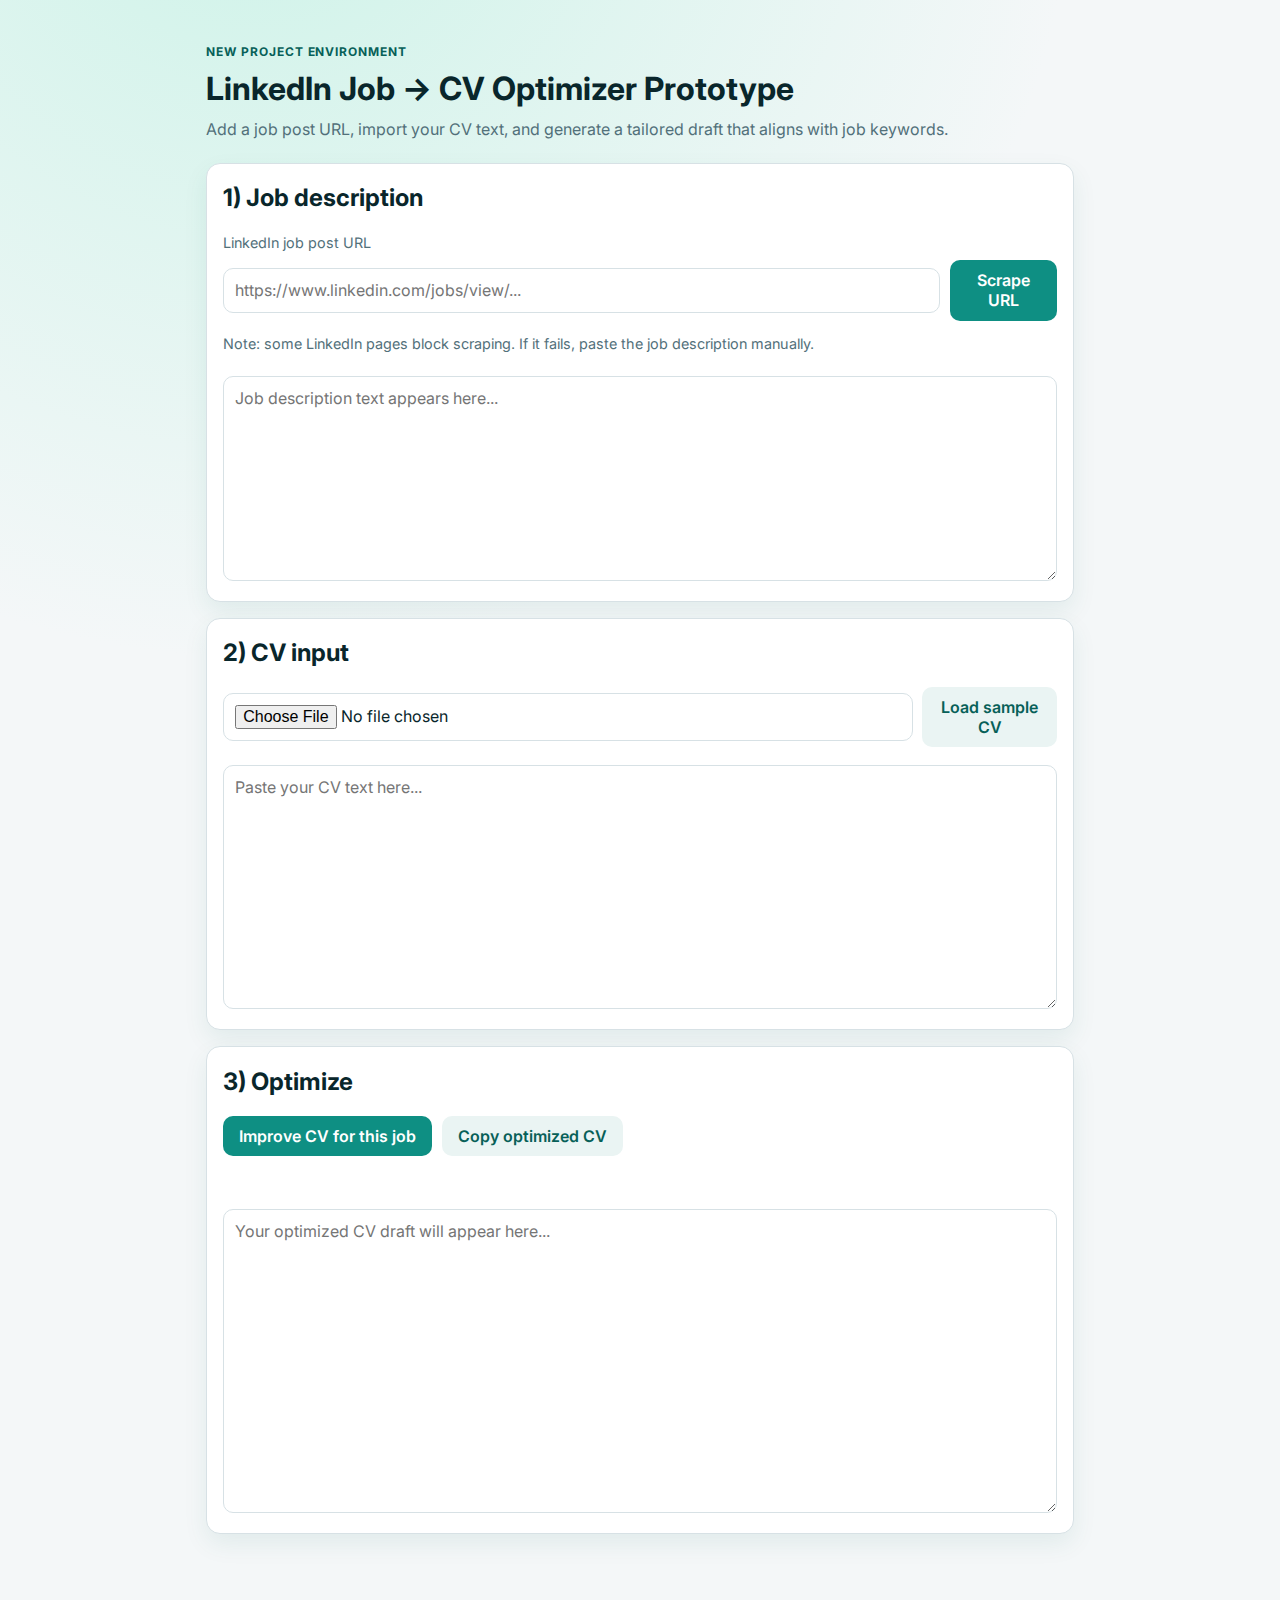
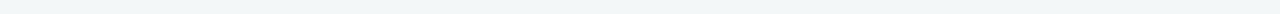
<file: index.html>
<!DOCTYPE html>
<html lang="en">
  <head>
    <meta charset="UTF-8" />
    <meta name="viewport" content="width=device-width, initial-scale=1.0" />
    <title>CV Match Lab</title>
    <link rel="preconnect" href="https://fonts.googleapis.com" />
    <link rel="preconnect" href="https://fonts.gstatic.com" crossorigin />
    <link
      href="https://fonts.googleapis.com/css2?family=Inter:wght@400;500;600;700&display=swap"
      rel="stylesheet"
    />
    <link rel="stylesheet" href="styles.css" />
  </head>
  <body>
    <main class="container">
      <header>
        <p class="eyebrow">New project environment</p>
        <h1>LinkedIn Job → CV Optimizer Prototype</h1>
        <p class="subtitle">
          Add a job post URL, import your CV text, and generate a tailored draft that aligns with
          job keywords.
        </p>
      </header>

      <section class="card">
        <h2>1) Job description</h2>
        <label for="jobUrl">LinkedIn job post URL</label>
        <div class="row">
          <input id="jobUrl" type="url" placeholder="https://www.linkedin.com/jobs/view/..." />
          <button id="scrapeBtn" type="button">Scrape URL</button>
        </div>
        <p class="hint">
          Note: some LinkedIn pages block scraping. If it fails, paste the job description manually.
        </p>
        <textarea
          id="jobDescription"
          rows="9"
          placeholder="Job description text appears here..."
        ></textarea>
      </section>

      <section class="card">
        <h2>2) CV input</h2>
        <div class="row row-stack-mobile">
          <input id="cvFile" type="file" accept=".txt,.md,.rtf" />
          <button id="loadSampleBtn" type="button" class="secondary">Load sample CV</button>
        </div>
        <textarea id="cvText" rows="11" placeholder="Paste your CV text here..."></textarea>
      </section>

      <section class="card">
        <h2>3) Optimize</h2>
        <div class="row">
          <button id="optimizeBtn" type="button">Improve CV for this job</button>
          <button id="copyBtn" type="button" class="secondary">Copy optimized CV</button>
        </div>
        <div id="metrics" class="metrics" aria-live="polite"></div>
        <textarea
          id="optimizedCv"
          rows="14"
          placeholder="Your optimized CV draft will appear here..."
        ></textarea>
      </section>
    </main>

    <script src="app.js"></script>
  </body>
</html>
</file>
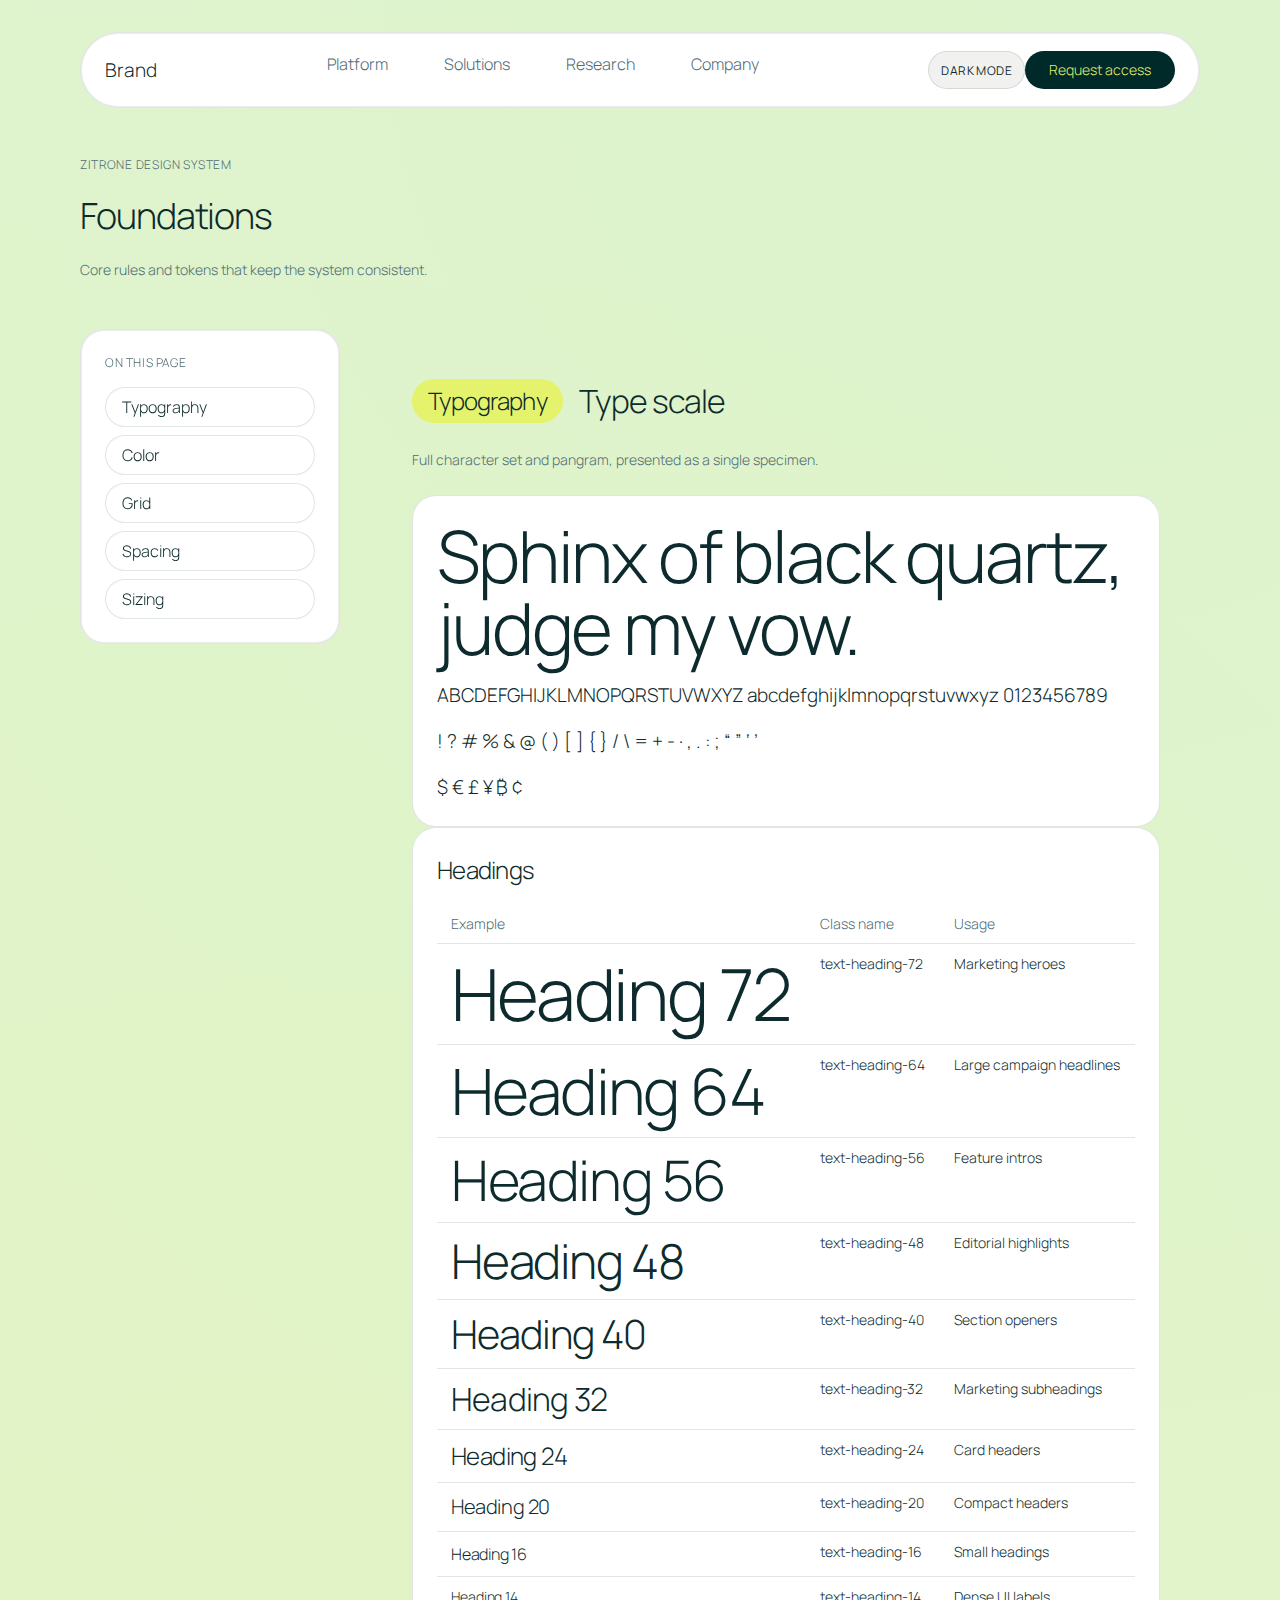
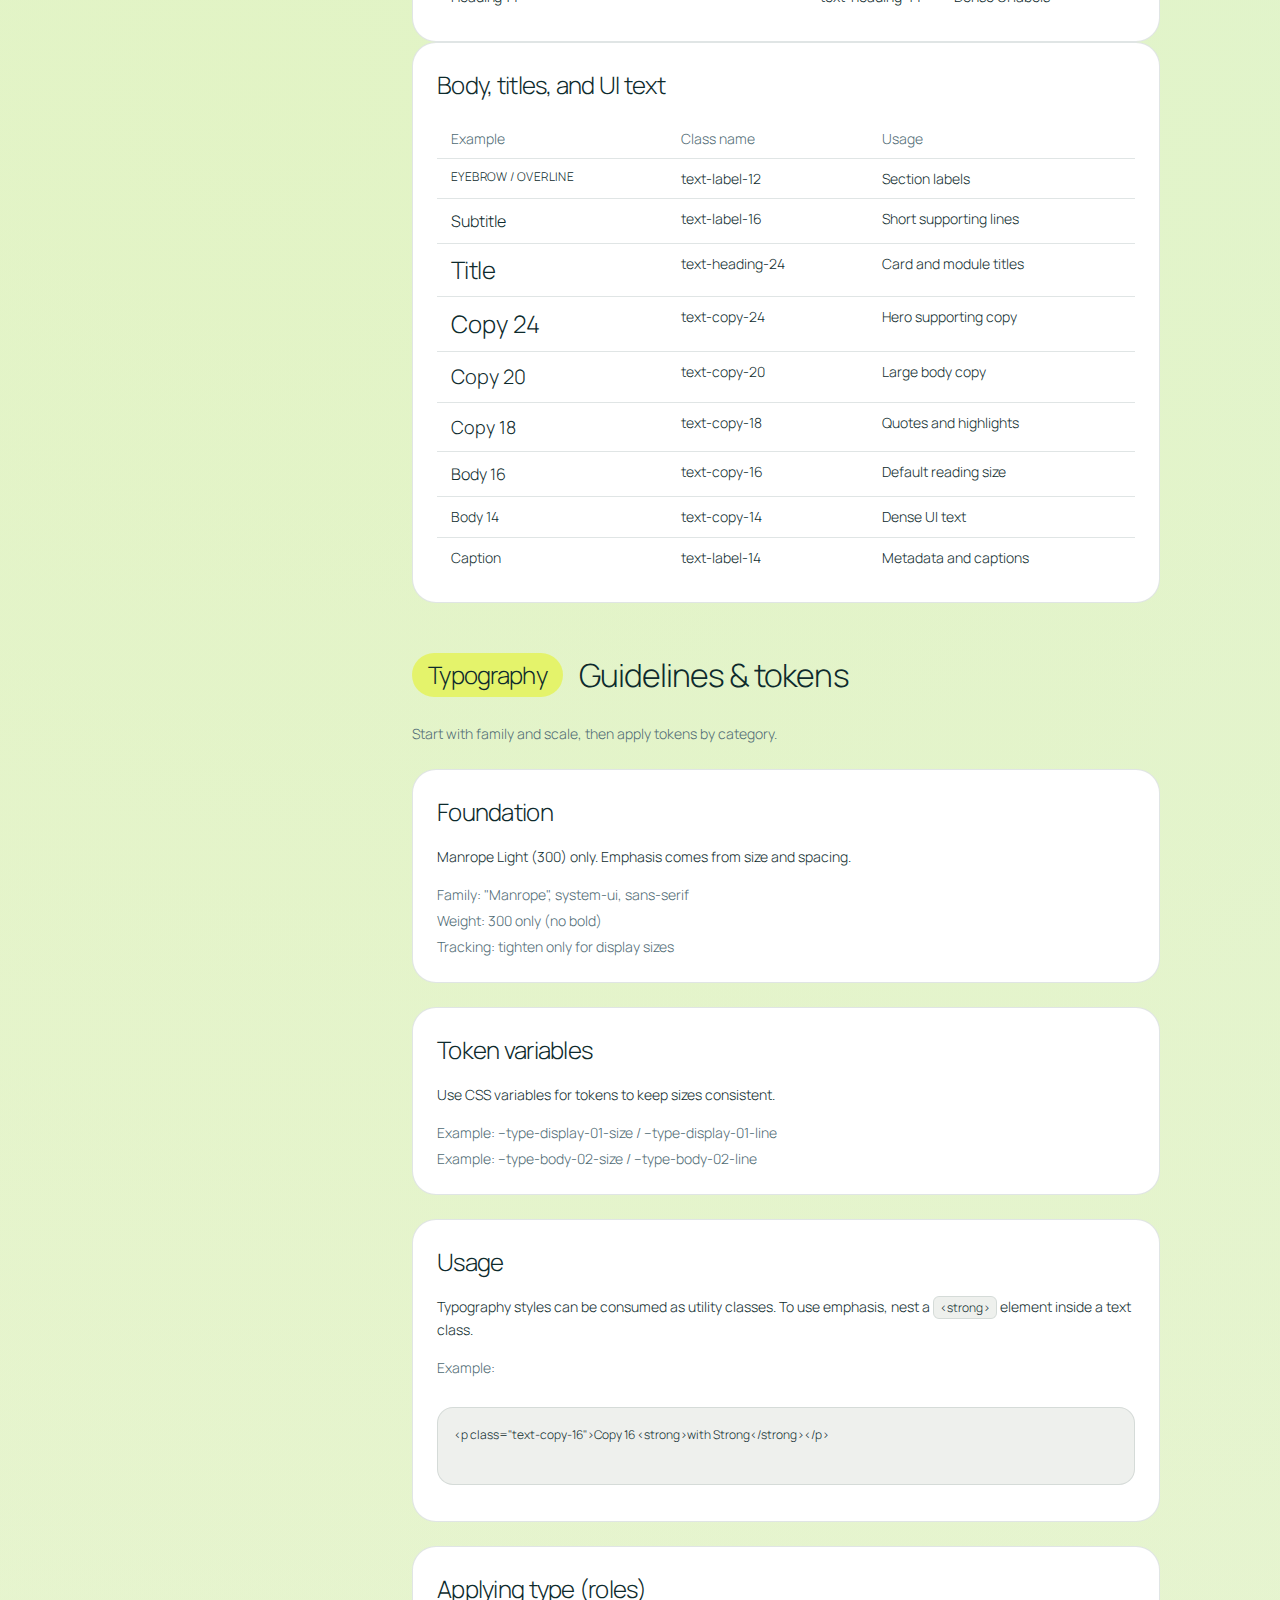
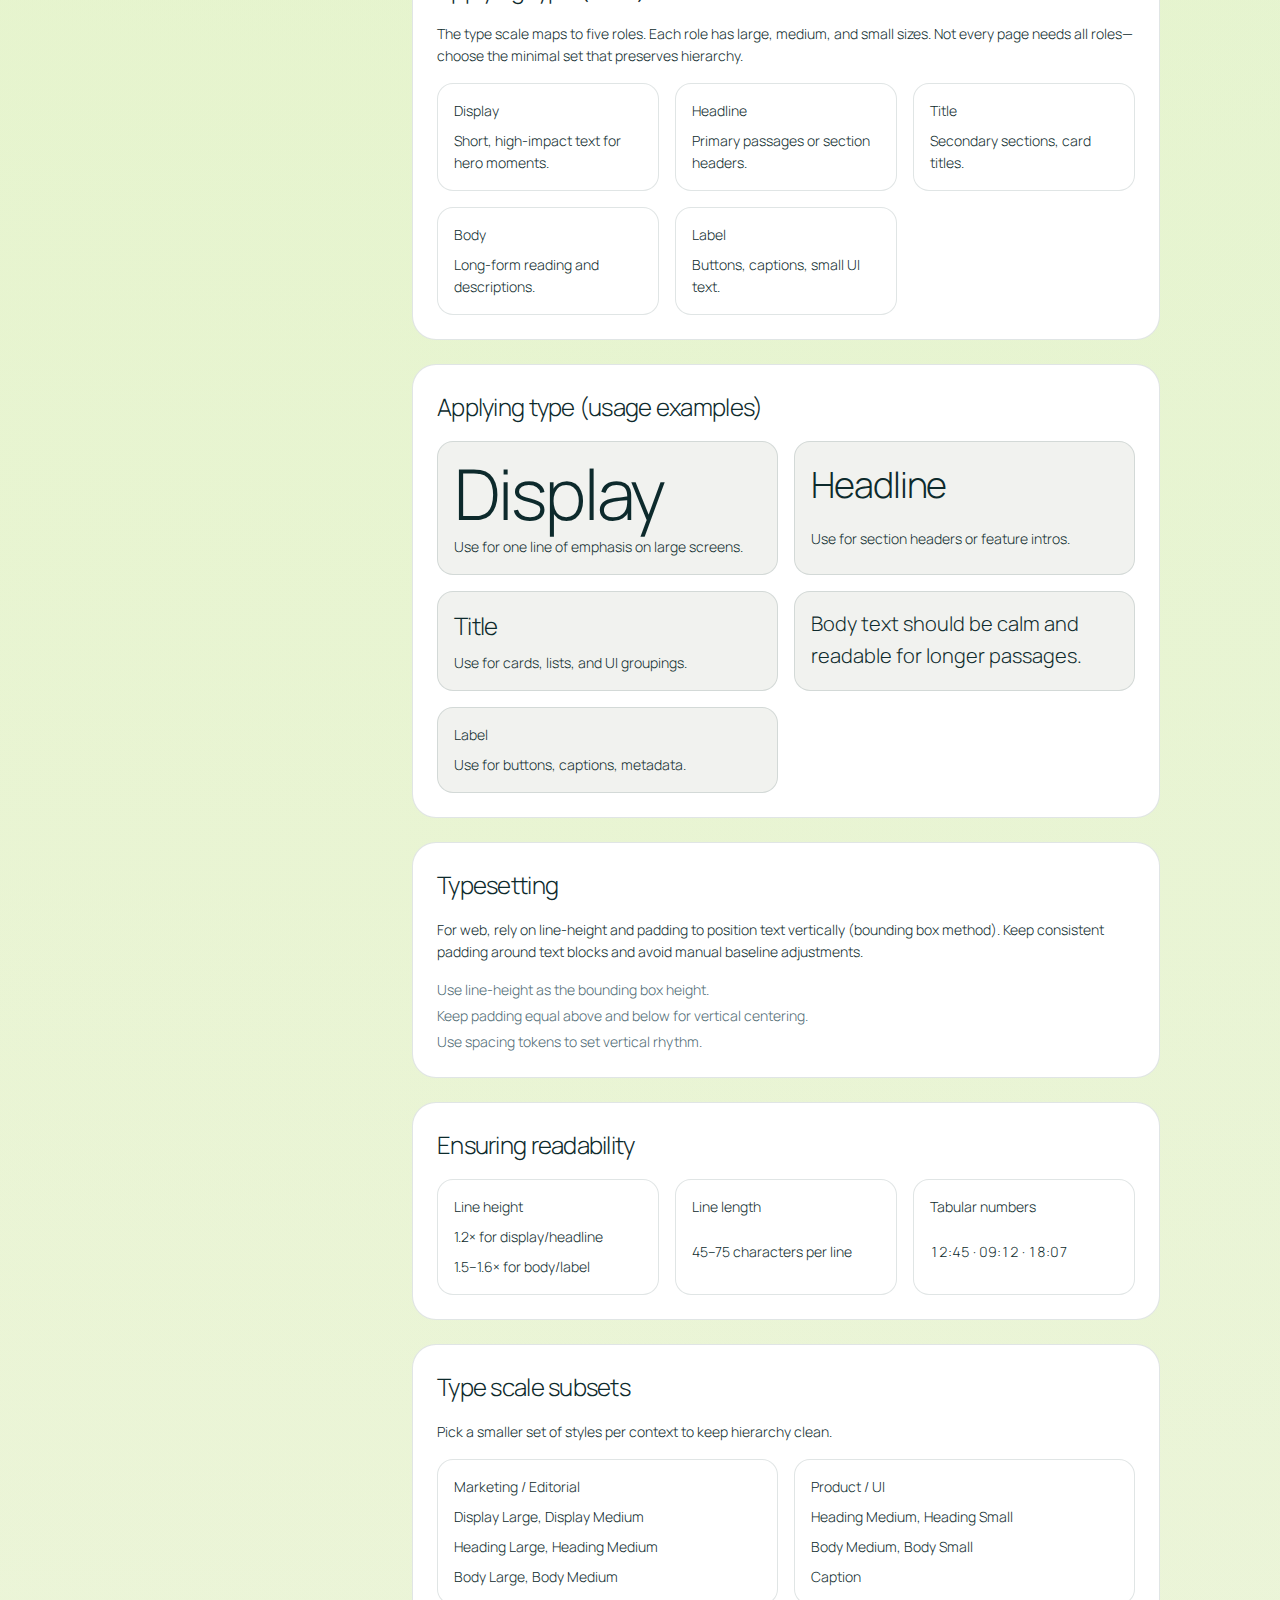
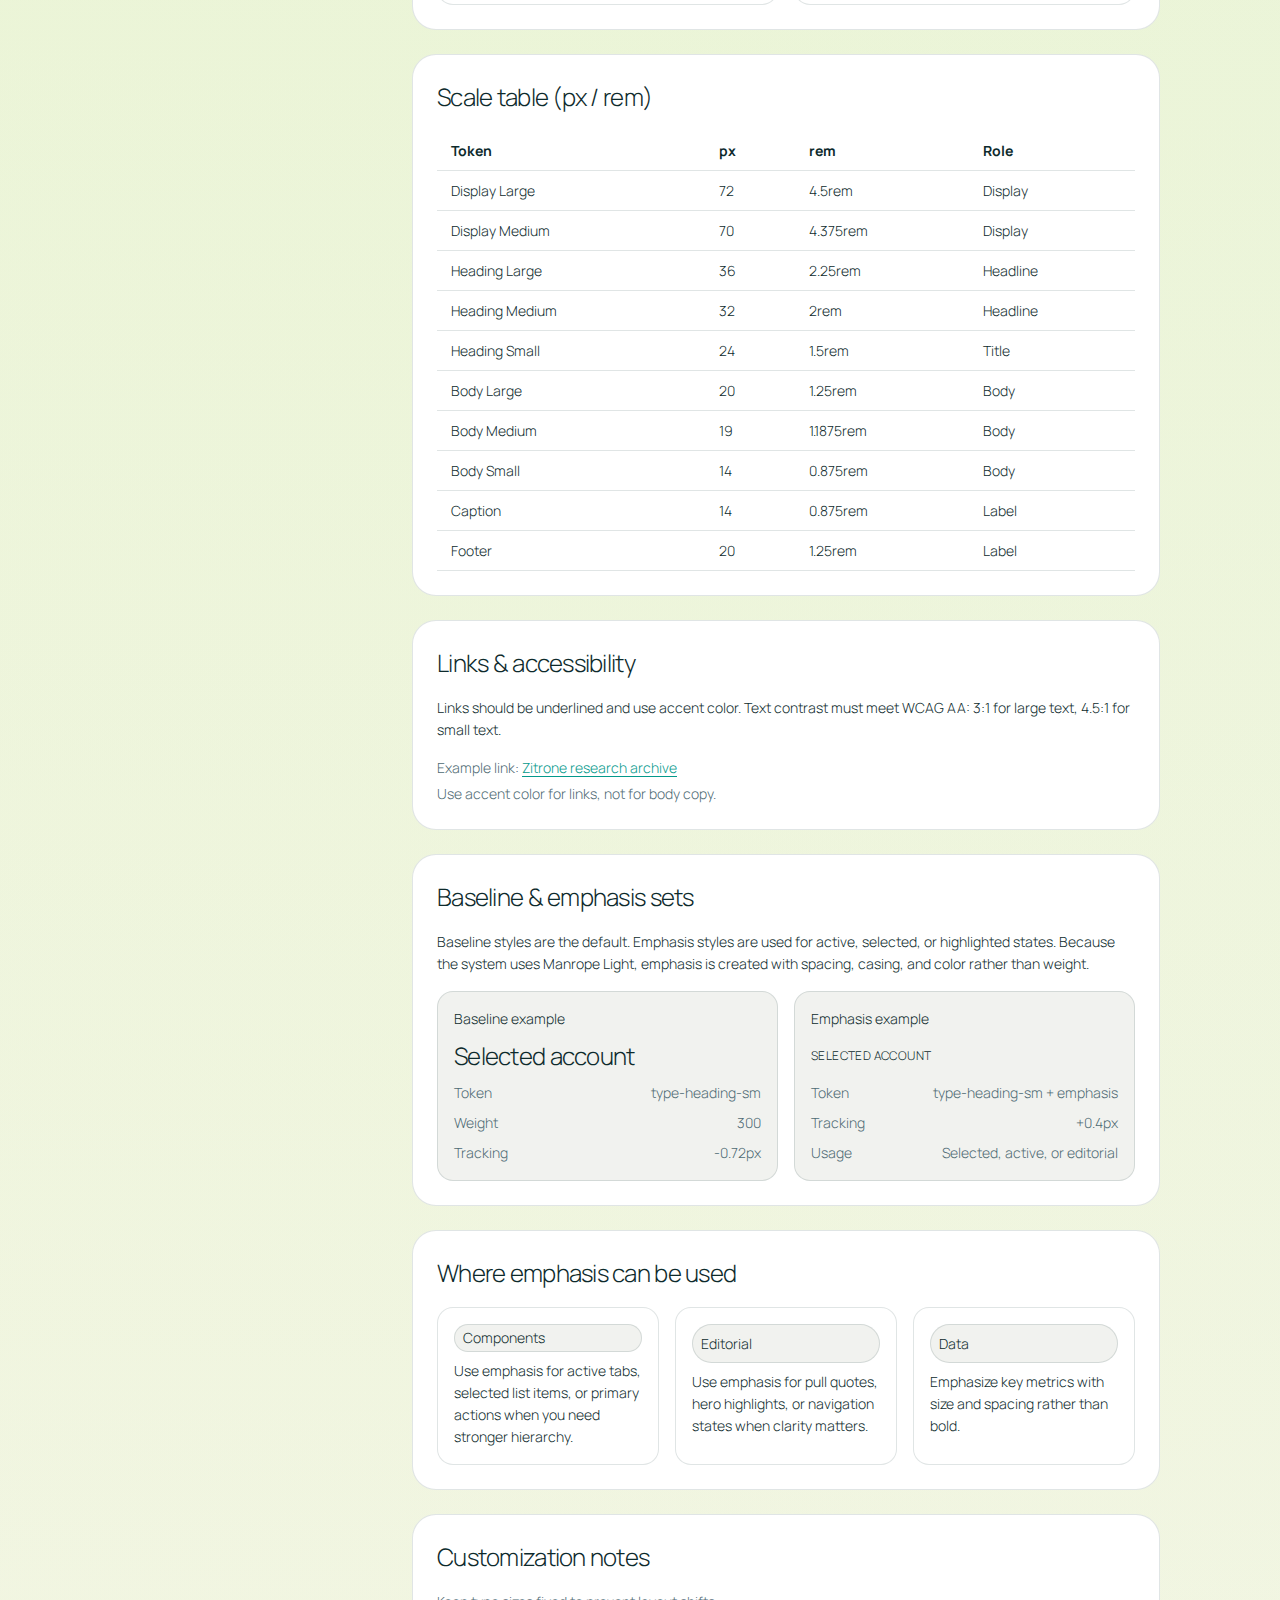
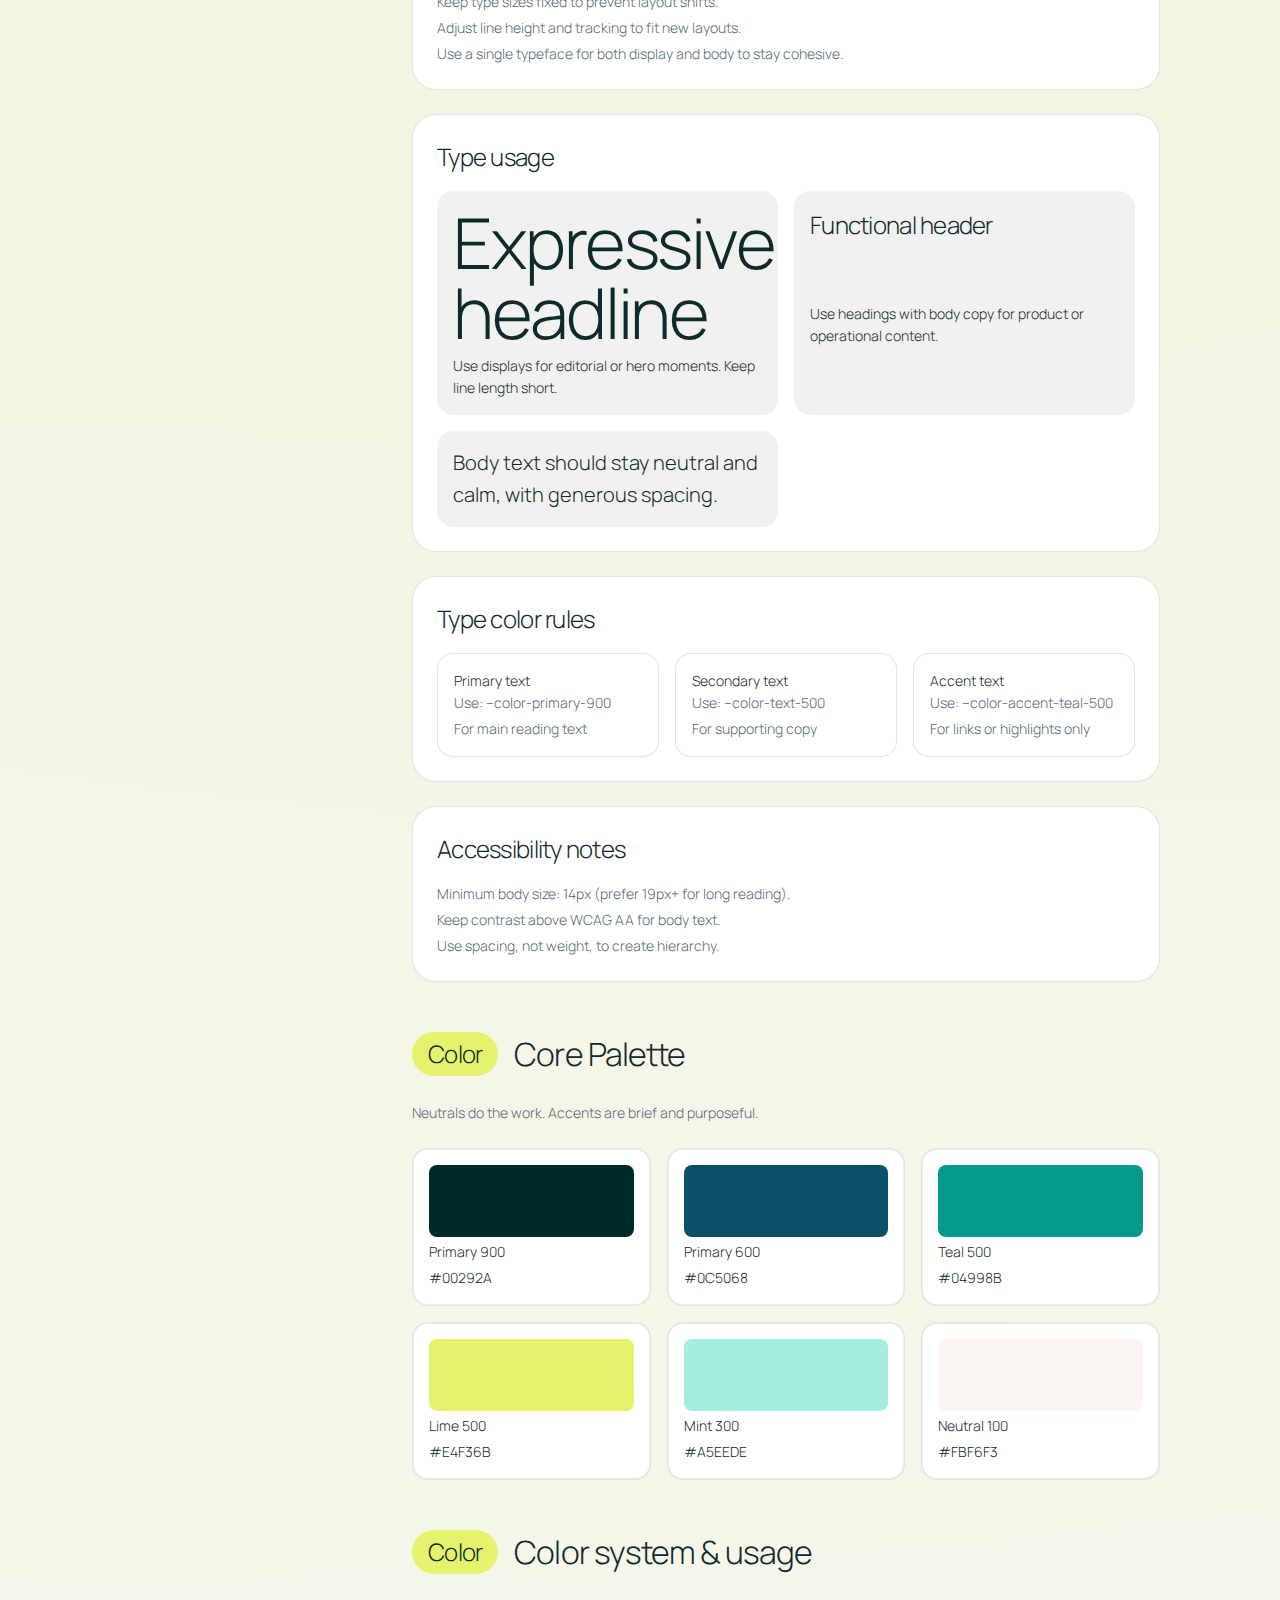
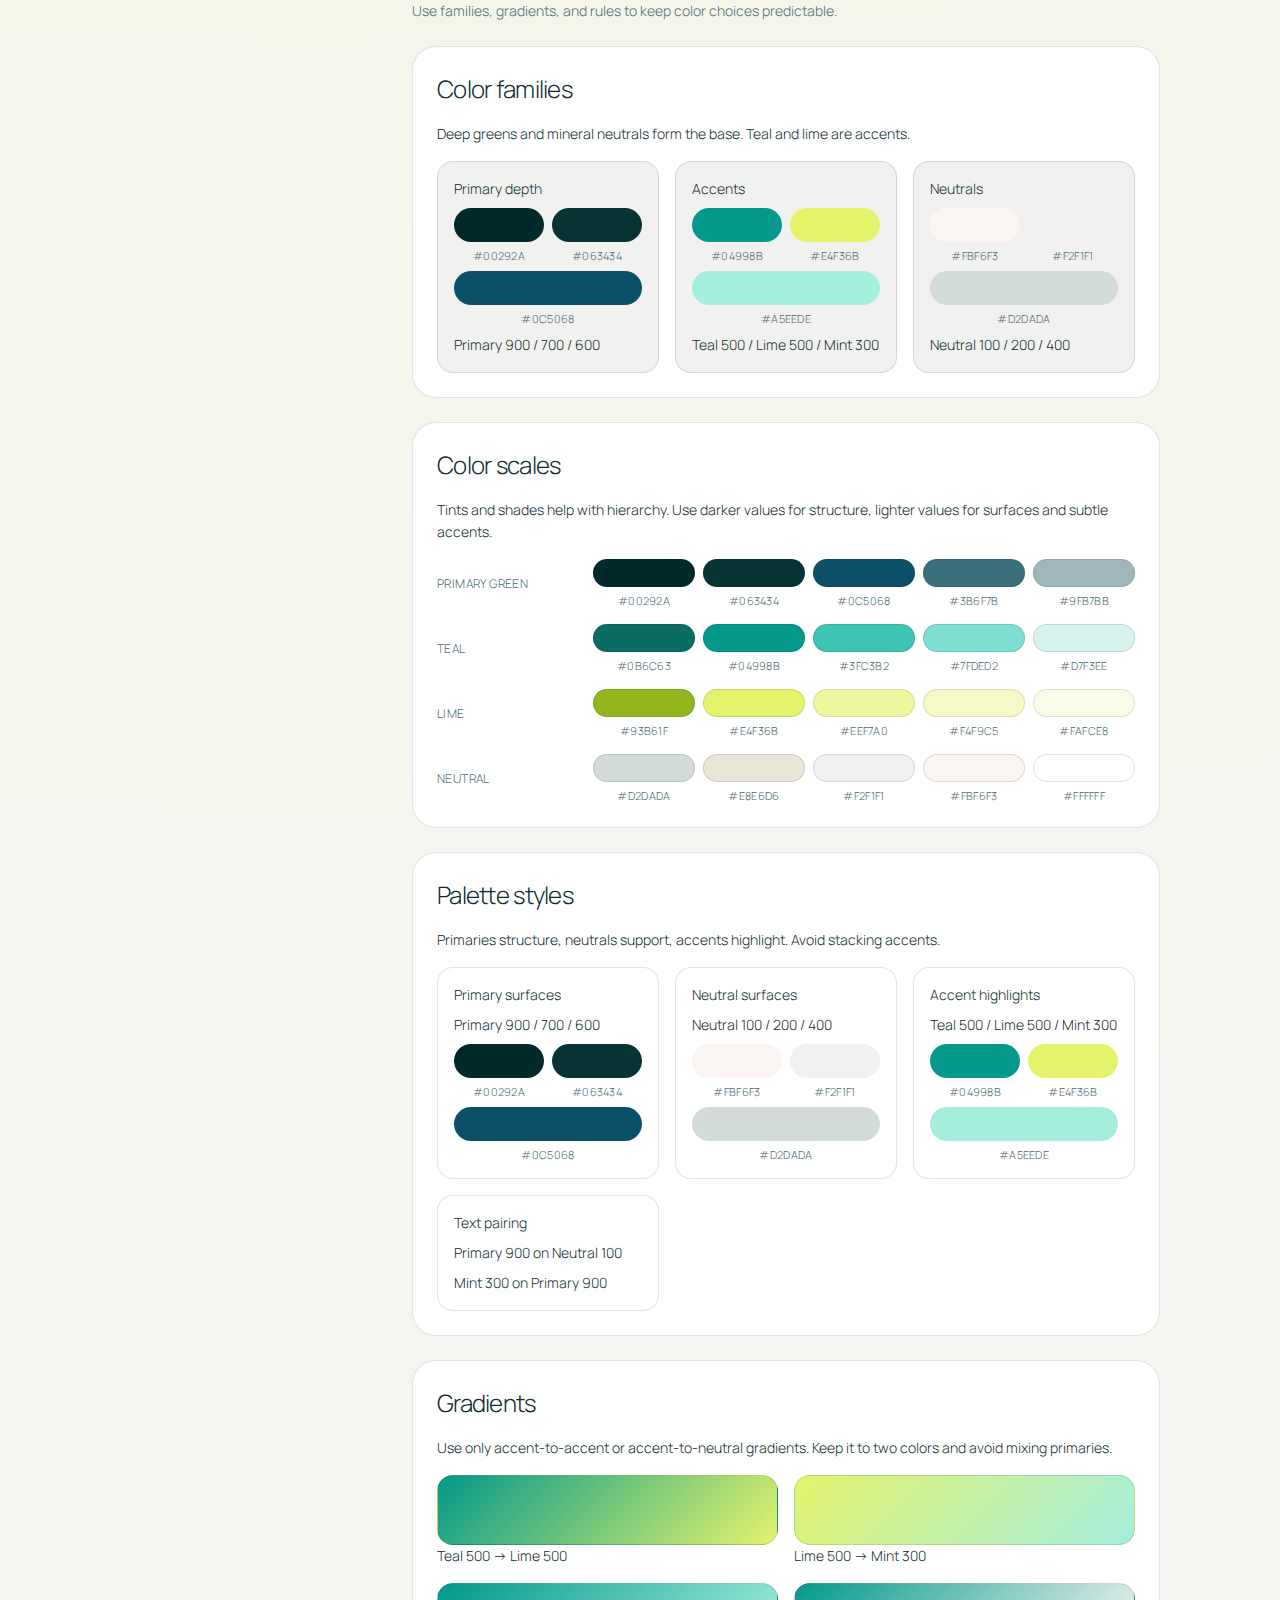
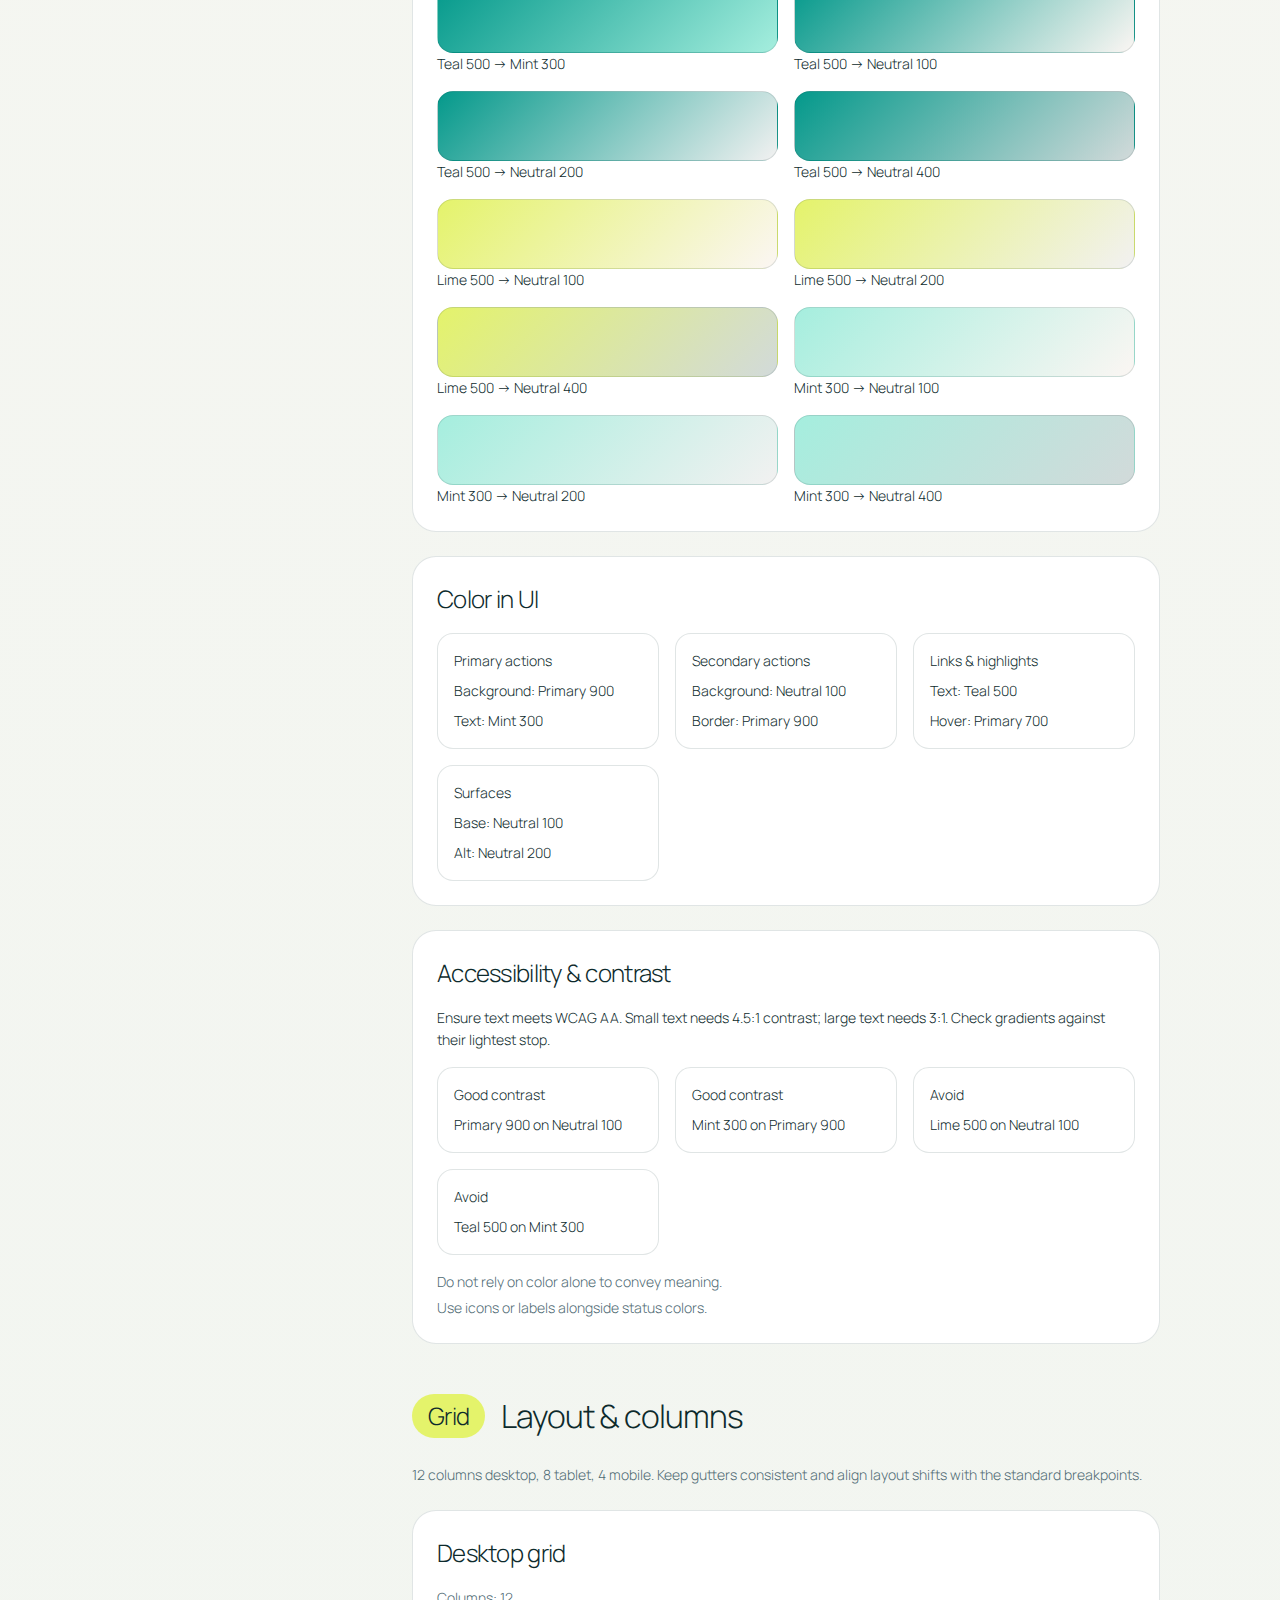
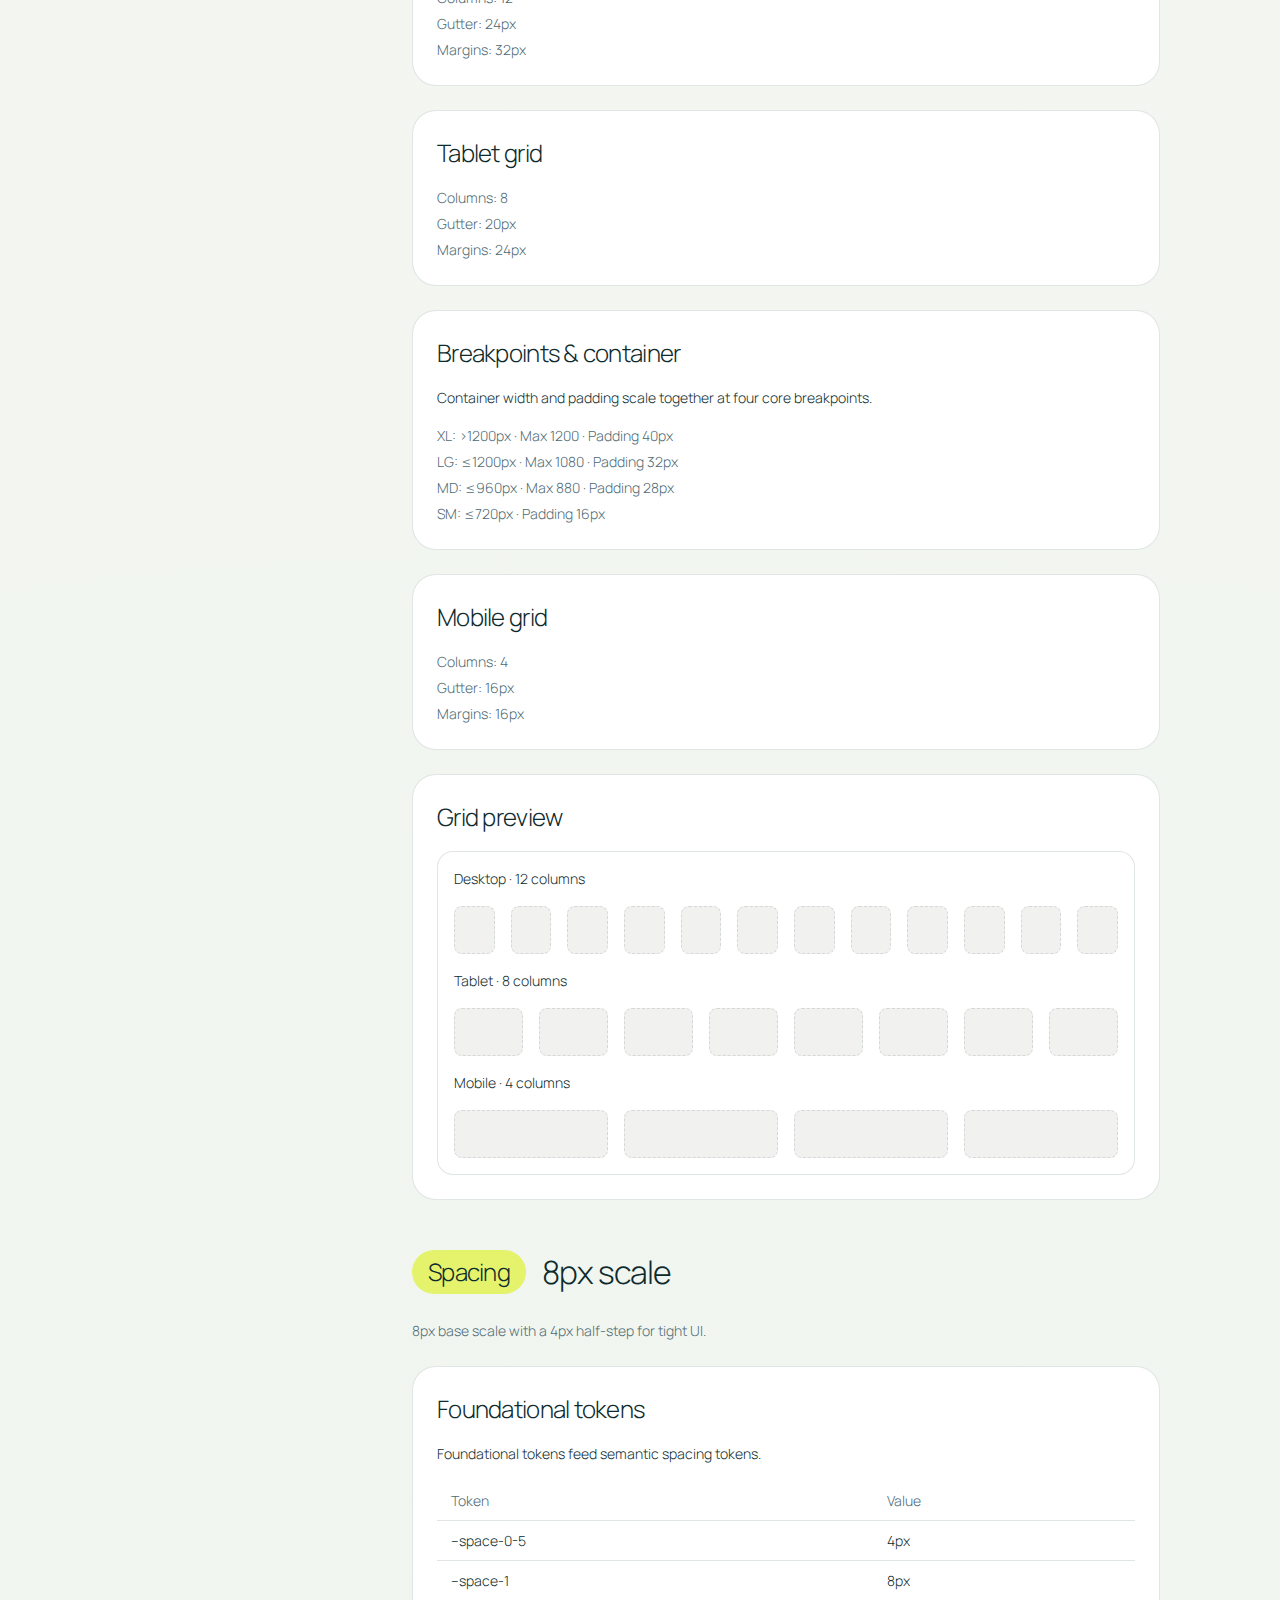
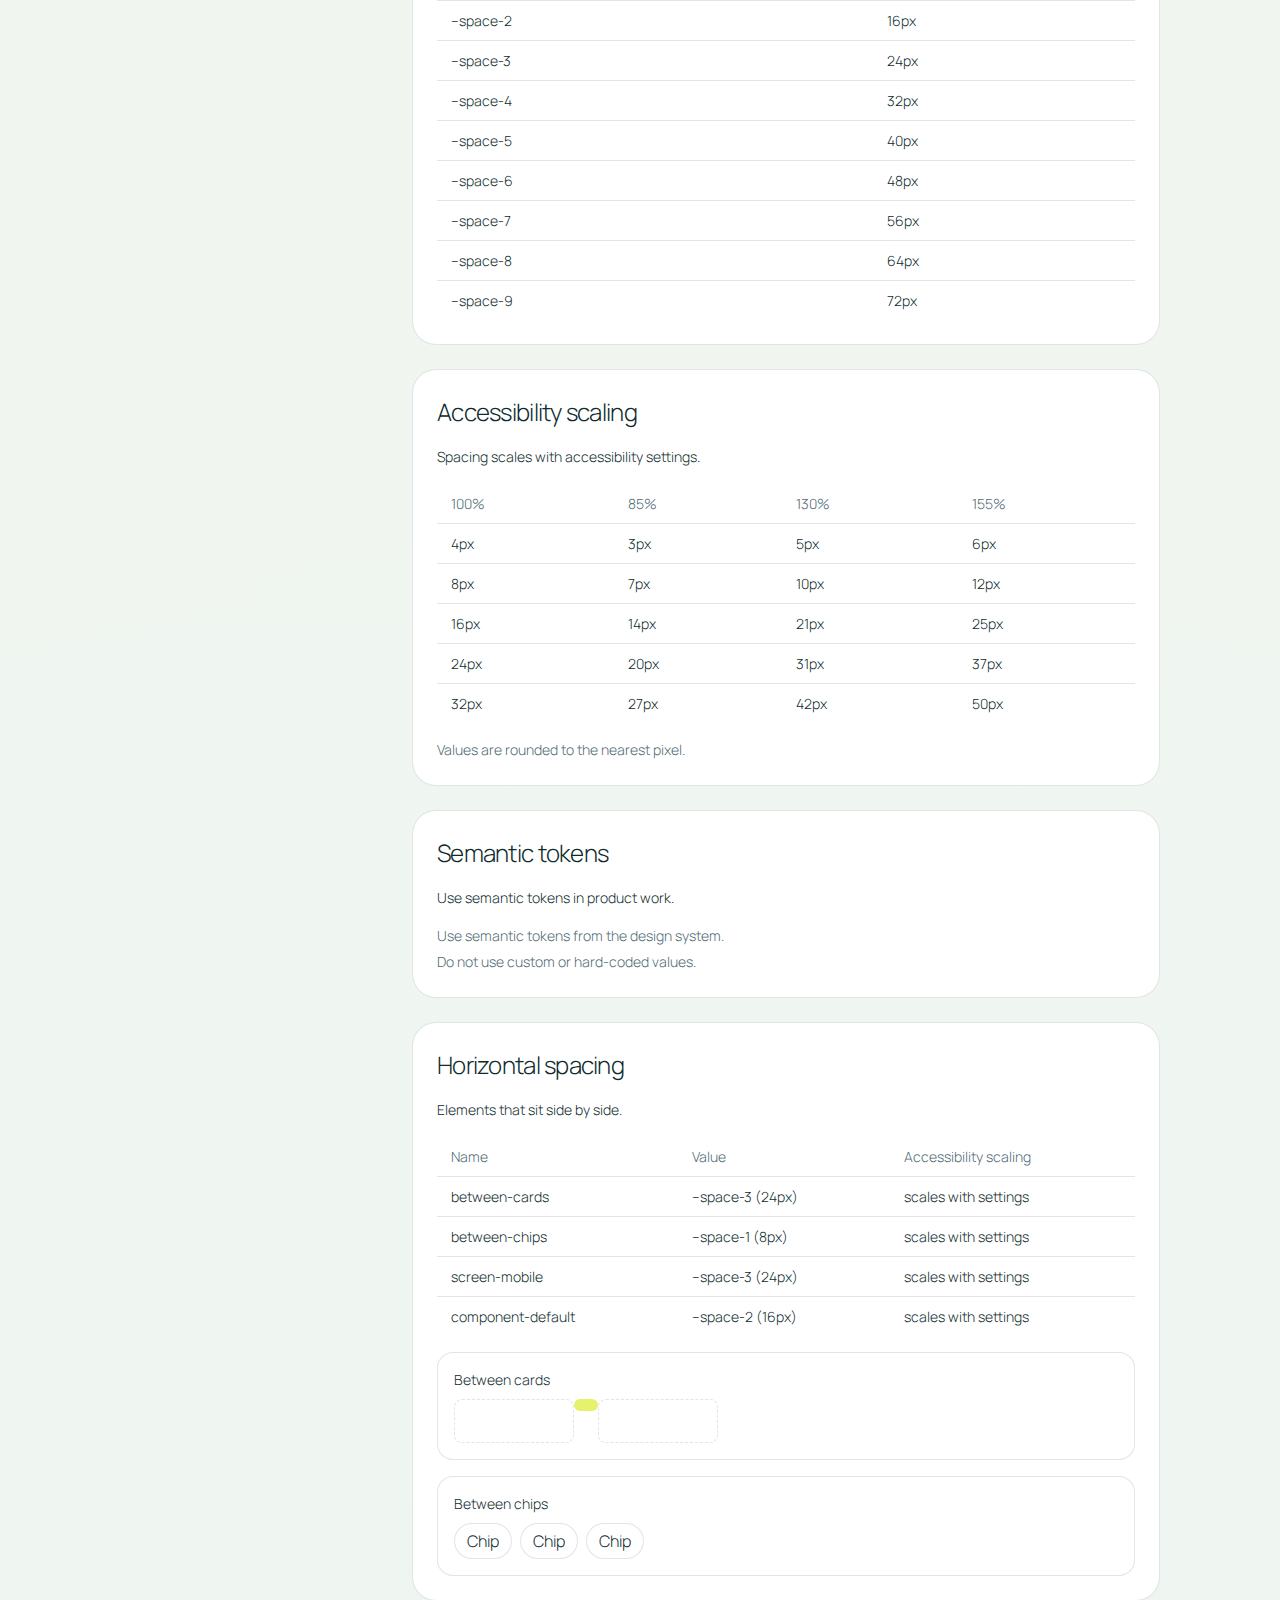
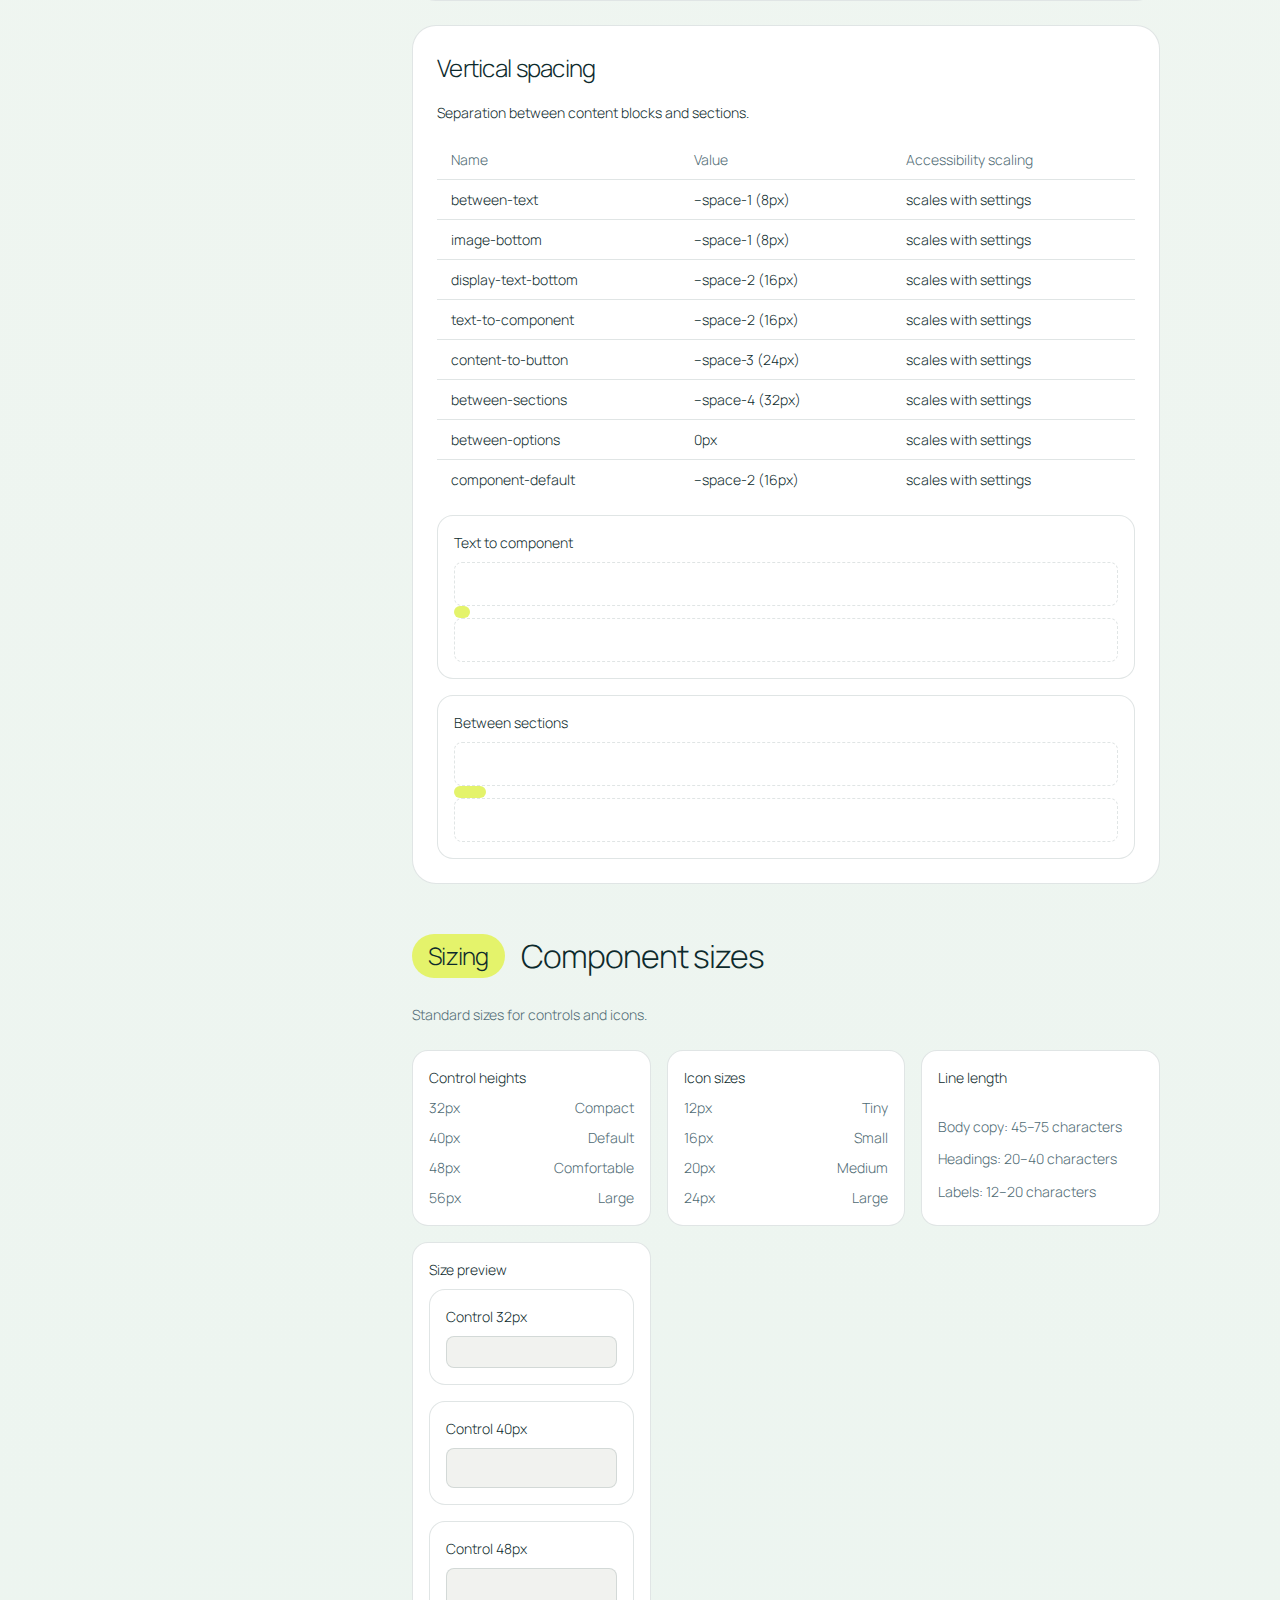
<file: styleguide.html>
<!DOCTYPE html>
<html lang="en">
  <head>
    <meta charset="UTF-8" />
    <meta name="viewport" content="width=device-width, initial-scale=1" />
    <title>Zitrone</title>

    <link rel="preconnect" href="https://fonts.googleapis.com" />
    <link rel="preconnect" href="https://fonts.gstatic.com" crossorigin />
    <link
      href="https://fonts.googleapis.com/css2?family=Manrope:wght@300&display=swap"
      rel="stylesheet"
    />

    <style>
      :root {
        --color-primary-900: #00292a;
        --color-primary-700: #063434;
        --color-primary-600: #0c5068;
        --color-accent-teal-500: #04998b;
        --color-accent-lime-500: #e4f36b;
        --color-accent-lime-600: #93b61f;
        --color-accent-lime-400: #dee883;
        --color-accent-mint-300: #a5eede;
        --color-neutral-100: #fbf6f3;
        --color-neutral-200: #f2f1f1;
        --color-neutral-300: #e8e6d6;
        --color-neutral-400: #d2dada;
        --color-text-600: #6e909c;
        --color-text-500: #57747e;
        --color-text-400: #547f8e;
        --color-text-300: #aca9a9;
        --color-border-500: #848484;
        --color-white: #ffffff;

        --space-1: 8px;
        --space-2: 16px;
        --space-3: 24px;
        --space-4: 32px;
        --space-5: 40px;
        --space-6: 48px;
        --space-7: 56px;
        --space-8: 64px;
        --space-9: 72px;
        --space-0-5: 4px;

        --radius-xs: 4px;
        --radius-sm: 8px;
        --radius-md: 16px;
        --radius-lg: 24px;
        --radius-pill: 9999px;

        --font-sans: "Manrope", system-ui, sans-serif;
        --font-display: "Manrope", system-ui, sans-serif;

        --doc-bg: #f7f6f1;
        --doc-surface: #ffffff;
        --doc-surface-muted: #f1f2ef;
        --doc-border: rgba(0, 41, 42, 0.12);
        --doc-text: #0d2a2c;
        --doc-text-muted: #4e6a73;
        --doc-code-bg: #eef0ed;
        --doc-code-border: rgba(0, 41, 42, 0.1);
        --doc-highlight: #e4f36b;

        --shadow-soft: 0 18px 45px rgba(0, 41, 42, 0.12);
        --shadow-mid: 0 12px 30px rgba(0, 41, 42, 0.18);
        --shadow-inset: inset 0 0 0 1px rgba(0, 41, 42, 0.08);
        --shadow-01: 0 2px 6px rgba(0, 41, 42, 0.12);
        --shadow-02: 0 8px 20px rgba(0, 41, 42, 0.16);
        --shadow-03: 0 18px 45px rgba(0, 41, 42, 0.18);
        --shadow-04: 0 28px 80px rgba(0, 41, 42, 0.2);

        --motion-fast: 140ms;
        --motion-slow: 420ms;

        --opacity-90: 0.9;
        --opacity-70: 0.7;
        --opacity-50: 0.5;
        --opacity-30: 0.3;
        --opacity-15: 0.15;

        --border-1: 1px;
        --border-2: 2px;
        --border-3: 3px;

        --z-base: 0;
        --z-header: 10;
        --z-dropdown: 20;
        --z-overlay: 40;
        --z-modal: 60;
        --z-toast: 80;
        --z-tooltip: 100;

        --type-display-lg-size: 72px;
        --type-display-lg-line: 1;
        --type-display-lg-letter: -2.16px;
        --type-display-lg-weight: 300;

        --type-display-md-size: 70px;
        --type-display-md-line: 1;
        --type-display-md-letter: -2.1px;
        --type-display-md-weight: 300;

        --type-heading-lg-size: 36px;
        --type-heading-lg-line: 1.5;
        --type-heading-lg-letter: -1.08px;
        --type-heading-lg-weight: 300;

        --type-heading-md-size: 32px;
        --type-heading-md-line: 1.5;
        --type-heading-md-letter: -0.96px;
        --type-heading-md-weight: 300;

        --type-heading-sm-size: 24px;
        --type-heading-sm-line: 1.5;
        --type-heading-sm-letter: -0.72px;
        --type-heading-sm-weight: 300;

        --type-body-lg-size: 20px;
        --type-body-lg-line: 1.6;
        --type-body-lg-letter: 0;
        --type-body-lg-weight: 300;

        --type-body-md-size: 19px;
        --type-body-md-line: 1.6;
        --type-body-md-letter: 0;
        --type-body-md-weight: 300;

        --type-body-sm-size: 14px;
        --type-body-sm-line: 1.6;
        --type-body-sm-letter: 0;
        --type-body-sm-weight: 300;

        --type-caption-size: 14px;
        --type-caption-line: 1.6;
        --type-caption-letter: 0;
        --type-caption-weight: 300;

        --type-footer-size: 20px;
        --type-footer-line: 1.5;
        --type-footer-letter: -0.4px;
        --type-footer-weight: 300;

        --type-display-01-size: 72px;
        --type-display-01-line: 72px;
        --type-display-01-weight: 300;
        --type-display-02-size: 70px;
        --type-display-02-line: 70px;
        --type-display-02-weight: 300;
        --type-display-03-size: 48px;
        --type-display-03-line: 64px;
        --type-display-03-weight: 300;

        --type-heading-01-size: 36px;
        --type-heading-01-line: 54px;
        --type-heading-01-weight: 300;
        --type-heading-02-size: 32px;
        --type-heading-02-line: 48px;
        --type-heading-02-weight: 300;
        --type-heading-03-size: 24px;
        --type-heading-03-line: 36px;
        --type-heading-03-weight: 300;
        --type-heading-04-size: 20px;
        --type-heading-04-line: 32px;
        --type-heading-04-weight: 300;
        --type-heading-05-size: 16px;
        --type-heading-05-line: 24px;
        --type-heading-05-weight: 300;
        --type-heading-06-size: 14px;
        --type-heading-06-line: 20px;
        --type-heading-06-weight: 300;

        --type-body-01-size: 20px;
        --type-body-01-line: 32px;
        --type-body-01-weight: 300;
        --type-body-02-size: 19px;
        --type-body-02-line: 30px;
        --type-body-02-weight: 300;
        --type-body-03-size: 14px;
        --type-body-03-line: 22px;
        --type-body-03-weight: 300;

        --type-ui-01-size: 24px;
        --type-ui-01-line: 36px;
        --type-ui-01-weight: 300;
        --type-caption-01-size: 14px;
        --type-caption-01-line: 22px;
        --type-caption-01-weight: 300;
        --type-code-01-size: 14px;
        --type-code-01-line: 22px;
        --type-code-01-weight: 300;
        --type-code-02-size: 12px;
        --type-code-02-line: 18px;
        --type-code-02-weight: 300;

        --container-max: 1200px;
        --container-padding: clamp(20px, 3.5vw, 40px);

        --breakpoint-lg: 1200px;
        --breakpoint-md: 960px;
        --breakpoint-sm: 720px;
        --breakpoint-xs: 540px;
      }

      * {
        box-sizing: border-box;
      }

      body {
        margin: 0;
        background: radial-gradient(
            circle at 20% 10%,
            rgba(228, 243, 107, 0.3),
            transparent 50%
          ),
          radial-gradient(
            circle at 80% 0%,
            rgba(164, 238, 222, 0.35),
            transparent 45%
          ),
          radial-gradient(
            circle at 50% 100%,
            rgba(215, 243, 238, 0.35),
            transparent 55%
          ),
          var(--doc-bg);
        font-family: var(--font-sans);
        font-weight: var(--type-body-lg-weight);
        color: var(--doc-text);
      }

      strong {
        font-weight: 300;
      }

      [data-theme="dark"] {
        --doc-bg: #0f1514;
        --doc-surface: #141c1b;
        --doc-surface-muted: #1b2523;
        --doc-border: rgba(255, 255, 255, 0.08);
        --doc-text: #f2f5f2;
        --doc-text-muted: #b5c2bc;
        --doc-code-bg: #0b1110;
        --doc-code-border: rgba(255, 255, 255, 0.1);
        --doc-highlight: #a5eede;
        --shadow-soft: 0 18px 45px rgba(0, 0, 0, 0.35);
        --shadow-mid: 0 12px 30px rgba(0, 0, 0, 0.4);
        --shadow-inset: inset 0 0 0 1px rgba(255, 255, 255, 0.06);
      }

      a,
      button {
        transition: color var(--motion-fast) ease, background var(--motion-fast) ease,
          border-color var(--motion-fast) ease, transform var(--motion-fast) ease,
          box-shadow var(--motion-fast) ease;
      }

      a:hover,
      button:hover {
        color: var(--color-primary-900);
      }

      .type-display-lg {
        font-family: var(--font-display);
        font-size: var(--type-display-01-size);
        line-height: var(--type-display-01-line);
        letter-spacing: var(--type-display-lg-letter);
        font-weight: var(--type-display-01-weight);
      }

      .type-display-md {
        font-family: var(--font-display);
        font-size: var(--type-display-02-size);
        line-height: var(--type-display-02-line);
        letter-spacing: var(--type-display-md-letter);
        font-weight: var(--type-display-02-weight);
      }

      .type-heading-lg {
        font-family: var(--font-display);
        font-size: var(--type-heading-01-size);
        line-height: var(--type-heading-01-line);
        letter-spacing: var(--type-heading-lg-letter);
        font-weight: var(--type-heading-01-weight);
      }

      .type-heading-md {
        font-family: var(--font-display);
        font-size: var(--type-heading-02-size);
        line-height: var(--type-heading-02-line);
        letter-spacing: var(--type-heading-md-letter);
        font-weight: var(--type-heading-02-weight);
      }

      .type-heading-sm {
        font-family: var(--font-display);
        font-size: var(--type-heading-03-size);
        line-height: var(--type-heading-03-line);
        letter-spacing: var(--type-heading-sm-letter);
        font-weight: var(--type-heading-03-weight);
      }

      .type-body-lg {
        font-family: var(--font-sans);
        font-size: var(--type-body-01-size);
        line-height: var(--type-body-01-line);
        letter-spacing: var(--type-body-lg-letter);
        font-weight: var(--type-body-01-weight);
      }

      .type-body-md {
        font-family: var(--font-sans);
        font-size: var(--type-body-02-size);
        line-height: var(--type-body-02-line);
        letter-spacing: var(--type-body-md-letter);
        font-weight: var(--type-body-02-weight);
      }

      .type-body-sm {
        font-family: var(--font-sans);
        font-size: var(--type-body-03-size);
        line-height: var(--type-body-03-line);
        letter-spacing: var(--type-body-sm-letter);
        font-weight: var(--type-body-03-weight);
      }

      .type-caption {
        font-family: var(--font-sans);
        font-size: var(--type-caption-01-size);
        line-height: var(--type-caption-01-line);
        letter-spacing: var(--type-caption-letter);
        font-weight: var(--type-caption-01-weight);
      }

      .type-footer {
        font-family: var(--font-sans);
        font-size: var(--type-body-01-size);
        line-height: var(--type-body-01-line);
        letter-spacing: var(--type-footer-letter);
        font-weight: var(--type-body-01-weight);
      }

      .site-header {
        margin: var(--space-4) auto;
      }

      .container {
        width: min(100%, var(--container-max));
        margin: 0 auto;
        padding: 0 var(--container-padding);
      }

      .page-hero {
        margin: var(--space-6) 0 var(--space-5);
        display: grid;
        gap: var(--space-2);
        max-width: 820px;
      }

      .page-hero .eyebrow {
        text-transform: uppercase;
        letter-spacing: 0.7px;
        font-size: 12px;
        color: var(--doc-text-muted);
      }

      .page-hero p {
        margin: 0;
        max-width: 720px;
        color: var(--doc-text-muted);
      }

      .layout-shell {
        display: grid;
        grid-template-columns: minmax(220px, 260px) minmax(0, 1fr);
        gap: var(--space-4);
        align-items: start;
      }

      .toc-sidebar {
        position: sticky;
        top: var(--space-4);
        align-self: start;
        border-radius: var(--radius-lg);
        padding: var(--space-3);
        background: var(--doc-surface);
        border: 1px solid var(--doc-border);
        box-shadow: var(--shadow-inset);
      }

      .toc-sidebar .toc {
        grid-template-columns: 1fr;
      }

      .toc-title {
        margin: 0 0 var(--space-2);
        font-size: 12px;
        text-transform: uppercase;
        letter-spacing: 0.6px;
        color: var(--doc-text-muted);
      }

      .toc {
        display: grid;
        gap: var(--space-1);
        grid-template-columns: repeat(auto-fit, minmax(200px, 1fr));
        margin-top: var(--space-2);
      }

      .toc a {
        display: inline-flex;
        align-items: center;
        justify-content: space-between;
        gap: var(--space-1);
        padding: var(--space-1) var(--space-2);
        border-radius: var(--radius-pill);
        border: 1px solid var(--doc-border);
        color: var(--doc-text);
        text-decoration: none;
        background: var(--doc-surface);
      }

      .toc a:hover {
        border-color: var(--color-primary-700);
        color: var(--color-primary-700);
      }

      .section-block {
        margin: var(--space-6) 0;
      }

      .section-title {
        display: flex;
        align-items: center;
        gap: var(--space-2);
        margin-bottom: var(--space-3);
      }

      .section-intro {
        margin: 0 0 var(--space-3);
        color: var(--doc-text-muted);
        max-width: 760px;
      }

      .section-title span {
        display: inline-flex;
        padding: var(--space-0-5) var(--space-2);
        border-radius: var(--radius-pill);
        background: var(--doc-highlight);
        color: var(--doc-text);
        font-weight: 300;
      }

      .header-bar {
        position: relative;
        display: flex;
        align-items: center;
        gap: var(--space-3);
        padding: var(--space-2) var(--space-3);
        background: var(--doc-surface);
        border-radius: var(--radius-pill);
        border: 1px solid var(--doc-border);
        box-shadow: var(--shadow-inset);
      }

      .logo {
        text-decoration: none;
        color: var(--doc-text);
        font-family: var(--font-display);
        letter-spacing: 0.2px;
      }

      .main-nav {
        display: flex;
        flex: 1;
        justify-content: center;
        gap: var(--space-3);
        white-space: nowrap;
      }

      .nav-item {
        all: unset;
        cursor: pointer;
        position: relative;
        padding: var(--space-0-5) var(--space-2) var(--space-2);
        color: var(--doc-text-muted);
      }

      .nav-item.active {
        color: var(--doc-text);
      }

      .nav-item::after {
        content: "";
        position: absolute;
        left: 50%;
        bottom: 0;
        width: 0;
        height: 2px;
        background: var(--color-accent-lime-500);
        transform: translateX(-50%);
        transition: width 0.18s ease;
      }

      .nav-item.active::after {
        width: 100%;
      }

      .actions {
        display: flex;
      }

      .primary-button {
        padding: var(--space-1) var(--space-3);
        border-radius: var(--radius-pill);
        background: var(--color-primary-900);
        color: var(--doc-highlight);
        text-decoration: none;
        transition: transform var(--motion-fast) ease, box-shadow var(--motion-fast) ease;
      }

      .primary-button:hover {
        transform: translateY(-1px);
        background: var(--color-primary-700);
        color: var(--doc-highlight);
      }

      .theme-toggle {
        border: 1px solid var(--doc-border);
        background: var(--doc-surface-muted);
        color: var(--doc-text);
        padding: 6px 12px;
        border-radius: var(--radius-pill);
        font-family: var(--font-sans);
        font-size: 12px;
        letter-spacing: 0.4px;
        text-transform: uppercase;
        cursor: pointer;
      }

      .submenu-layer {
        position: absolute;
        top: 100%;
        left: 0;
        width: 100%;
        display: flex;
        justify-content: center;
        pointer-events: none;
      }

      .submenu-panel {
        position: relative;
        top: var(--space-2);
        width: 520px;
        background: var(--doc-surface);
        border-radius: var(--radius-lg);
        padding: var(--space-3);
        border: 1px solid var(--doc-border);
        opacity: 0;
        transform: translateY(var(--space-2));
        transition: opacity 0.2s ease, transform 0.2s ease;
        pointer-events: none;
      }

      .submenu-panel.open {
        opacity: 1;
        transform: translateY(0);
        pointer-events: auto;
      }

      .submenu-content {
        display: none;
      }

      .submenu-content.active {
        display: block;
      }

      .submenu-content h2 {
        margin: 0 0 var(--space-1);
      }

      .submenu-content p {
        margin: 0;
        color: var(--doc-text-muted);
      }

      .mobile-toggle {
        display: none;
        background: none;
        border: none;
        cursor: pointer;
      }

      .mobile-drawer {
        position: fixed;
        inset: 0;
        background: var(--doc-bg);
        z-index: 200;
        opacity: 0;
        pointer-events: none;
        transition: opacity 0.25s ease;
      }

      .mobile-drawer.open {
        opacity: 1;
        pointer-events: auto;
      }

      .mobile-drawer-inner {
        max-width: 420px;
        margin: 0 auto;
        padding: var(--space-4) var(--space-3) var(--space-5);
        min-height: 100%;
        display: flex;
        flex-direction: column;
      }

      .mobile-close {
        align-self: flex-end;
        background: var(--doc-surface);
        border: 1px solid var(--doc-border);
        border-radius: var(--radius-sm);
        padding: var(--space-0-5) var(--space-1);
      }

      .mobile-nav {
        display: flex;
        flex-direction: column;
        gap: var(--space-3);
        margin-top: var(--space-5);
      }

      .mobile-item {
        all: unset;
        font-family: var(--font-sans);
        font-weight: 300;
        color: var(--doc-text);
        cursor: pointer;
      }

      .mobile-primary-cta {
        margin-top: auto;
        padding: var(--space-2);
        border-radius: var(--radius-pill);
        background: var(--color-primary-900);
        color: var(--doc-highlight);
        text-align: center;
        text-decoration: none;
      }

      .type-spec {
        margin: var(--space-6) 0;
      }

      .type-spec-list {
        display: grid;
        gap: var(--space-2);
        margin-top: var(--space-3);
      }

      .type-spec-item {
        padding: var(--space-2);
        border: 1px solid var(--doc-border);
        border-radius: var(--radius-md);
        background: var(--doc-surface);
      }

      .color-grid {
        display: grid;
        grid-template-columns: repeat(auto-fit, minmax(180px, 1fr));
        gap: var(--space-2);
      }

      .color-swatch {
        border-radius: var(--radius-md);
        padding: var(--space-2);
        border: 1px solid var(--doc-border);
        box-shadow: var(--shadow-inset);
        display: grid;
        gap: var(--space-0-5);
        background: var(--doc-surface);
      }

      .color-chip {
        height: 72px;
        border-radius: var(--radius-sm);
      }

      .component-grid {
        display: grid;
        grid-template-columns: repeat(auto-fit, minmax(240px, 1fr));
        gap: var(--space-3);
      }

      .card {
        background: var(--doc-surface);
        border-radius: var(--radius-lg);
        padding: var(--space-3);
        border: 1px solid var(--doc-border);
        box-shadow: var(--shadow-01);
        display: grid;
        gap: var(--space-2);
      }

      .pill {
        display: inline-flex;
        align-items: center;
        gap: var(--space-0-5);
        padding: var(--space-0-5) var(--space-2);
        border-radius: var(--radius-pill);
        background: rgba(4, 153, 139, 0.12);
        color: var(--doc-text);
        font-weight: 300;
        box-shadow: none;
      }

      .button-group {
        display: flex;
        flex-wrap: wrap;
        gap: var(--space-2);
      }

      .btn {
        border-radius: var(--radius-pill);
        border: 1px solid transparent;
        padding: var(--space-1) var(--space-3);
        font-family: var(--font-sans);
        cursor: pointer;
        transition: transform var(--motion-fast) ease, box-shadow var(--motion-fast) ease,
          background var(--motion-fast) ease, color var(--motion-fast) ease;
        box-shadow: none;
      }

      .btn-primary {
        background: var(--color-primary-900);
        color: var(--color-accent-mint-300);
      }

      .btn-primary:hover {
        transform: translateY(-1px);
        background: var(--color-primary-700);
        color: var(--color-accent-mint-300);
      }

      .btn-ghost {
        background: transparent;
        color: var(--doc-text);
        border-color: var(--doc-border);
      }

      .btn-ghost:hover {
        background: rgba(0, 41, 42, 0.05);
      }

      .btn-accent {
        background: var(--color-accent-lime-500);
        color: var(--color-primary-900);
      }

      .form-field {
        display: grid;
        gap: var(--space-1);
      }

      .input,
      .select,
      .textarea {
        border-radius: var(--radius-sm);
        border: 1px solid var(--doc-border);
        padding: var(--space-1) var(--space-2);
        font-family: var(--font-sans);
        background: var(--doc-surface);
        color: var(--doc-text);
        box-shadow: var(--shadow-inset);
      }

      .textarea {
        min-height: 110px;
        resize: vertical;
      }

      .metrics {
        display: grid;
        grid-template-columns: repeat(auto-fit, minmax(160px, 1fr));
        gap: var(--space-2);
      }

      .metric {
        padding: var(--space-2);
        border-radius: var(--radius-md);
        background: var(--doc-surface-muted);
      }

      .metric strong {
        display: block;
        font-size: 28px;
        font-family: var(--font-display);
      }

      .motion-demo {
        display: grid;
        gap: var(--space-2);
      }

      .motion-pill {
        display: inline-flex;
        align-items: center;
        gap: var(--space-1);
        border-radius: var(--radius-pill);
        padding: var(--space-1) var(--space-2);
        background: rgba(0, 41, 42, 0.08);
        width: fit-content;
        animation: float-in var(--motion-slow) ease both;
      }

      .token-grid {
        display: grid;
        grid-template-columns: repeat(auto-fit, minmax(220px, 1fr));
        gap: var(--space-2);
      }

      .token-card {
        border-radius: var(--radius-md);
        padding: var(--space-2);
        background: var(--doc-surface);
        border: 1px solid var(--doc-border);
        display: grid;
        gap: var(--space-1);
      }

      .token-sample {
        height: 56px;
        border-radius: var(--radius-sm);
        background: var(--doc-surface-muted);
        display: grid;
        place-items: center;
      }

      .token-label {
        display: flex;
        justify-content: space-between;
        gap: var(--space-1);
        color: var(--doc-text-muted);
      }

      .type-detail {
        display: grid;
        gap: var(--space-3);
      }

      .type-card {
        background: var(--doc-surface);
        border-radius: var(--radius-lg);
        padding: var(--space-3);
        border: 1px solid var(--doc-border);
        display: grid;
        gap: var(--space-2);
      }

      .type-table {
        width: 100%;
        border-collapse: collapse;
        font-size: var(--type-body-sm-size);
      }

      .type-table th,
      .type-table td {
        padding: 10px 14px;
        border-bottom: 1px solid var(--doc-border);
        text-align: left;
        vertical-align: top;
      }

      .type-table th {
        font-weight: 300;
        color: var(--doc-text-muted);
      }

      .type-table tr:last-child td {
        border-bottom: 0;
      }

      .type-usage {
        display: grid;
        grid-template-columns: repeat(auto-fit, minmax(240px, 1fr));
        gap: var(--space-2);
      }

      .type-sample {
        border-radius: var(--radius-md);
        padding: var(--space-2);
        background: var(--doc-surface-muted);
        display: grid;
        gap: var(--space-1);
      }

      .type-color-swatches {
        display: grid;
        grid-template-columns: repeat(auto-fit, minmax(160px, 1fr));
        gap: var(--space-2);
      }

      .type-color {
        border-radius: var(--radius-md);
        padding: var(--space-2);
        border: 1px solid var(--doc-border);
        background: var(--doc-surface);
      }

      .type-rule {
        display: grid;
        gap: var(--space-0-5);
        color: var(--doc-text-muted);
      }

      .type-token-grid {
        display: grid;
        grid-template-columns: repeat(auto-fit, minmax(260px, 1fr));
        gap: var(--space-2);
      }

      .type-token-card {
        border-radius: var(--radius-md);
        padding: var(--space-2);
        border: 1px solid var(--doc-border);
        background: var(--doc-surface-muted);
        display: grid;
        gap: var(--space-1);
      }

      .type-token-label {
        display: flex;
        justify-content: space-between;
        gap: var(--space-1);
        color: var(--doc-text-muted);
      }

      .emphasis-chip {
        display: inline-flex;
        align-items: center;
        gap: var(--space-0-5);
        padding: 2px var(--space-1);
        border-radius: var(--radius-pill);
        border: 1px solid var(--doc-border);
        background: var(--doc-surface-muted);
      }

      .type-guides {
        display: grid;
        grid-template-columns: repeat(auto-fit, minmax(220px, 1fr));
        gap: var(--space-2);
      }

      .type-guide-card {
        border-radius: var(--radius-md);
        padding: var(--space-2);
        border: 1px solid var(--doc-border);
        background: var(--doc-surface);
        display: grid;
        gap: var(--space-1);
      }

      .type-emphasis {
        letter-spacing: 0.4px;
        text-transform: uppercase;
        font-size: 12px;
      }

      .type-roles {
        display: grid;
        grid-template-columns: repeat(auto-fit, minmax(220px, 1fr));
        gap: var(--space-2);
      }

      .role-card {
        border-radius: var(--radius-md);
        padding: var(--space-2);
        border: 1px solid var(--doc-border);
        background: var(--doc-surface);
        display: grid;
        gap: var(--space-1);
      }

      .type-apply-grid {
        display: grid;
        grid-template-columns: repeat(auto-fit, minmax(240px, 1fr));
        gap: var(--space-2);
      }

      .apply-card {
        border-radius: var(--radius-md);
        padding: var(--space-2);
        border: 1px solid var(--doc-border);
        background: var(--doc-surface-muted);
        display: grid;
        gap: var(--space-1);
      }

      .type-spec-list .type-spec-item {
        display: grid;
        grid-template-columns: minmax(0, 1fr) max-content;
        align-items: start;
        gap: var(--space-2);
      }

      .type-spec-item code {
        font-family: var(--font-sans);
        font-size: 12px;
        color: var(--doc-text-muted);
        line-height: 1.4;
        word-break: break-word;
        justify-self: end;
        max-width: 100%;
        text-align: right;
        background: transparent;
        border: 0;
        padding: 0;
        border-radius: 0;
        display: inline;
      }

      .type-metrics {
        display: grid;
        grid-template-columns: repeat(auto-fit, minmax(200px, 1fr));
        gap: var(--space-2);
      }

      .metric-card {
        border-radius: var(--radius-md);
        padding: var(--space-2);
        border: 1px solid var(--doc-border);
        background: var(--doc-surface);
        display: grid;
        gap: var(--space-1);
      }

      .mono-nums {
        font-variant-numeric: tabular-nums;
      }

      .type-link {
        color: var(--color-accent-teal-500);
        text-decoration: underline;
        text-decoration-thickness: 1px;
        text-underline-offset: 3px;
      }

      .type-link:hover {
        color: var(--color-primary-700);
      }

      .type-detail strong {
        font-weight: 300;
        text-transform: uppercase;
        letter-spacing: 0.5px;
        color: var(--doc-text);
      }

      .text-heading-72 {
        font-size: 72px;
        line-height: 80px;
        letter-spacing: -2.16px;
        font-weight: 300;
      }

      .text-heading-64 {
        font-size: 64px;
        line-height: 72px;
        letter-spacing: -1.6px;
        font-weight: 300;
      }

      .text-heading-56 {
        font-size: 56px;
        line-height: 64px;
        letter-spacing: -1.4px;
        font-weight: 300;
      }

      .text-heading-48 {
        font-size: 48px;
        line-height: 56px;
        letter-spacing: -1.2px;
        font-weight: 300;
      }

      .text-heading-40 {
        font-size: 40px;
        line-height: 48px;
        letter-spacing: -1px;
        font-weight: 300;
      }

      .text-heading-32 {
        font-size: 32px;
        line-height: 40px;
        letter-spacing: -0.8px;
        font-weight: 300;
      }

      .text-heading-24 {
        font-size: 24px;
        line-height: 32px;
        letter-spacing: -0.6px;
        font-weight: 300;
      }

      .text-heading-20 {
        font-size: 20px;
        line-height: 28px;
        letter-spacing: -0.4px;
        font-weight: 300;
      }

      .text-heading-16 {
        font-size: 16px;
        line-height: 24px;
        letter-spacing: -0.2px;
        font-weight: 300;
      }

      .text-heading-14 {
        font-size: 14px;
        line-height: 20px;
        letter-spacing: -0.1px;
        font-weight: 300;
      }

      .text-button-16 {
        font-size: 16px;
        line-height: 24px;
        font-weight: 300;
      }

      .text-button-14 {
        font-size: 14px;
        line-height: 20px;
        font-weight: 300;
      }

      .text-button-12 {
        font-size: 12px;
        line-height: 16px;
        font-weight: 300;
      }

      .text-label-20 {
        font-size: 20px;
        line-height: 28px;
        font-weight: 300;
      }

      .text-label-18 {
        font-size: 18px;
        line-height: 26px;
        font-weight: 300;
      }

      .text-label-16 {
        font-size: 16px;
        line-height: 24px;
        font-weight: 300;
      }

      .text-label-14 {
        font-size: 14px;
        line-height: 20px;
        font-weight: 300;
      }

      .text-label-13 {
        font-size: 13px;
        line-height: 18px;
        font-weight: 300;
      }

      .text-label-12 {
        font-size: 12px;
        line-height: 16px;
        font-weight: 300;
        letter-spacing: 0.4px;
        text-transform: uppercase;
      }

      .text-copy-24 {
        font-size: 24px;
        line-height: 34px;
        font-weight: 300;
      }

      .text-copy-20 {
        font-size: 20px;
        line-height: 30px;
        font-weight: 300;
      }

      .text-copy-18 {
        font-size: 18px;
        line-height: 28px;
        font-weight: 300;
      }

      .text-copy-16 {
        font-size: 16px;
        line-height: 24px;
        font-weight: 300;
      }

      .text-copy-14 {
        font-size: 14px;
        line-height: 20px;
        font-weight: 300;
      }

      .text-copy-13 {
        font-size: 13px;
        line-height: 18px;
        font-weight: 300;
      }

      .text-mono {
        font-variant-numeric: tabular-nums;
        letter-spacing: 0.2px;
      }
      .type-subset-grid {
        display: grid;
        grid-template-columns: repeat(auto-fit, minmax(240px, 1fr));
        gap: var(--space-2);
      }

      .subset-card {
        border-radius: var(--radius-md);
        padding: var(--space-2);
        border: 1px solid var(--doc-border);
        background: var(--doc-surface);
        display: grid;
        gap: var(--space-1);
      }

      .scale-table {
        width: 100%;
        border-collapse: collapse;
        font-size: var(--type-body-sm-size);
      }

      .scale-table th,
      .scale-table td {
        padding: 10px 14px;
        border-bottom: 1px solid var(--doc-border);
        text-align: left;
      }

      .color-detail {
        display: grid;
        gap: var(--space-3);
      }

      .color-card {
        background: var(--doc-surface);
        border-radius: var(--radius-lg);
        padding: var(--space-3);
        border: 1px solid var(--doc-border);
        display: grid;
        gap: var(--space-2);
      }

      .color-family-grid {
        display: grid;
        grid-template-columns: repeat(auto-fit, minmax(220px, 1fr));
        gap: var(--space-2);
      }

      .color-family {
        border-radius: var(--radius-md);
        padding: var(--space-2);
        background: var(--doc-surface-muted);
        border: 1px solid var(--doc-border);
        display: grid;
        gap: var(--space-1);
      }

      .swatch-row {
        display: flex;
        gap: var(--space-1);
        flex-wrap: wrap;
      }

      .swatch-pill {
        flex: 1;
        height: 34px;
        border-radius: var(--radius-pill);
      }

      .swatch-stack {
        flex: 1;
        min-width: 90px;
        display: grid;
        gap: 6px;
        justify-items: stretch;
      }

      .swatch-hex {
        font-size: 11px;
        color: var(--doc-text-muted);
        text-transform: uppercase;
        letter-spacing: 0.3px;
        text-align: center;
      }

      .color-scale {
        display: grid;
        gap: var(--space-2);
      }

      .scale-row {
        display: grid;
        grid-template-columns: 140px 1fr;
        gap: var(--space-2);
        align-items: center;
      }

      .scale-title {
        font-size: 12px;
        color: var(--doc-text-muted);
        text-transform: uppercase;
        letter-spacing: 0.4px;
      }

      .scale-bar {
        display: grid;
        grid-template-columns: repeat(5, minmax(0, 1fr));
        gap: var(--space-1);
      }

      .scale-item {
        display: grid;
        gap: 6px;
        align-items: center;
        justify-items: stretch;
      }

      .scale-chip {
        height: 28px;
        border-radius: var(--radius-pill);
        border: 1px solid var(--doc-border);
      }

      .scale-hex {
        font-size: 11px;
        color: var(--doc-text-muted);
        text-transform: uppercase;
        letter-spacing: 0.3px;
        text-align: center;
      }

      .gradient-grid {
        display: grid;
        grid-template-columns: repeat(auto-fit, minmax(240px, 1fr));
        gap: var(--space-2);
      }

      .gradient-strip {
        height: 70px;
        border-radius: var(--radius-md);
        border: 1px solid var(--doc-border);
      }

      .color-usage-grid {
        display: grid;
        grid-template-columns: repeat(auto-fit, minmax(200px, 1fr));
        gap: var(--space-2);
      }

      .usage-card {
        border-radius: var(--radius-md);
        padding: var(--space-2);
        border: 1px solid var(--doc-border);
        background: var(--doc-surface);
        display: grid;
        gap: var(--space-1);
      }

      .contrast-grid {
        display: grid;
        grid-template-columns: repeat(auto-fit, minmax(180px, 1fr));
        gap: var(--space-2);
      }

      .contrast-sample {
        border-radius: var(--radius-md);
        padding: var(--space-2);
        border: 1px solid var(--doc-border);
        background: var(--doc-surface);
        display: grid;
        gap: var(--space-1);
      }

      .grid-demo {
        border-radius: var(--radius-md);
        border: 1px solid var(--doc-border);
        background: var(--doc-surface);
        padding: var(--space-2);
        display: grid;
        gap: var(--space-2);
      }

      .grid-demo-row {
        display: grid;
        grid-template-columns: repeat(12, minmax(0, 1fr));
        gap: var(--space-2);
      }

      .grid-demo-row.tablet {
        grid-template-columns: repeat(8, minmax(0, 1fr));
      }

      .grid-demo-row.mobile {
        grid-template-columns: repeat(4, minmax(0, 1fr));
      }

      .grid-cell {
        height: 48px;
        border-radius: var(--radius-sm);
        background: var(--doc-surface-muted);
        border: 1px dashed var(--doc-border);
      }

      .spacing-demo {
        display: grid;
        gap: var(--space-2);
      }

      .spacing-item {
        display: grid;
        grid-template-columns: 80px 1fr;
        align-items: center;
        gap: var(--space-2);
      }

      .spacing-bar {
        height: 12px;
        border-radius: var(--radius-pill);
        background: var(--color-accent-lime-500);
      }

      .sizing-demo {
        display: grid;
        gap: var(--space-2);
      }

      .sizing-row {
        display: grid;
        grid-template-columns: repeat(auto-fit, minmax(160px, 1fr));
        gap: var(--space-2);
      }

      .size-chip {
        border-radius: var(--radius-md);
        border: 1px solid var(--doc-border);
        background: var(--doc-surface);
        padding: var(--space-2);
        display: grid;
        gap: var(--space-1);
      }

      .size-block {
        border-radius: var(--radius-sm);
        background: var(--doc-surface-muted);
        border: 1px solid var(--doc-border);
      }

      .spacing-visual {
        display: grid;
        gap: var(--space-2);
      }

      .spacing-card {
        border-radius: var(--radius-md);
        border: 1px solid var(--doc-border);
        background: var(--doc-surface);
        padding: var(--space-2);
        display: grid;
        gap: var(--space-1);
      }

      .spacing-strip {
        height: 12px;
        border-radius: var(--radius-pill);
        background: var(--color-accent-lime-500);
      }

      .spacing-pair {
        display: grid;
        gap: var(--space-1);
      }

      .spacing-example {
        border-radius: var(--radius-md);
        border: 1px solid var(--doc-border);
        background: var(--doc-surface-muted);
        padding: var(--space-2);
        display: grid;
        gap: var(--space-1);
      }

      .spacing-row {
        display: flex;
        gap: 0;
        flex-wrap: wrap;
      }

      .spacing-chip {
        padding: 6px 12px;
        border-radius: var(--radius-pill);
        border: 1px solid var(--doc-border);
        background: var(--doc-surface);
      }

      .spacing-box {
        height: 44px;
        border-radius: var(--radius-sm);
        border: 1px dashed var(--doc-border);
        background: var(--doc-surface);
      }

      .spacing-row.tight {
        gap: var(--space-1);
      }

      .spacing-pair {
        gap: 0;
      }

      pre,
      code {
        font-family: var(--font-sans);
        font-size: 12px;
      }

      pre {
        background: var(--doc-code-bg);
        border: 1px solid var(--doc-code-border);
        padding: var(--space-2);
        border-radius: var(--radius-md);
        overflow-x: auto;
      }

      code {
        background: var(--doc-code-bg);
        border: 1px solid var(--doc-code-border);
        padding: 2px 6px;
        border-radius: 6px;
      }

      .motion-pill:nth-child(2) {
        animation-delay: 120ms;
      }

      .motion-pill:nth-child(3) {
        animation-delay: 240ms;
      }

      @keyframes float-in {
        from {
          opacity: 0;
          transform: translateY(8px);
        }
        to {
          opacity: 1;
          transform: translateY(0);
        }
      }

      @media (max-width: 1200px) {
        :root {
          --container-max: 1080px;
          --container-padding: clamp(18px, 4vw, 32px);
        }

        .main-nav,
        .submenu-layer,
        .actions {
          display: none !important;
        }

        .mobile-toggle {
          display: block;
        }
      }

      @media (max-width: 960px) {
        :root {
          --container-max: 880px;
          --container-padding: clamp(16px, 5vw, 28px);
        }

        .layout-shell {
          grid-template-columns: 1fr;
        }

        .toc-sidebar {
          position: static;
          order: -1;
        }
      }

      @media (max-width: 720px) {
        :root {
          --container-padding: 16px;
        }

        .type-spec-list .type-spec-item {
          grid-template-columns: 1fr;
        }

        .type-spec-item code {
          width: 100%;
          text-align: left;
          justify-self: start;
        }
      }
    </style>
  </head>
  <body>
    <header class="site-header">
      <div class="container">
        <div class="header-bar">
          <a class="logo type-body-md" href="#">Brand</a>

          <nav class="main-nav" aria-label="Main">
            <button class="nav-item type-body-sm" data-menu="platform">
              Platform
            </button>
            <button class="nav-item type-body-sm" data-menu="solutions">
              Solutions
            </button>
            <button class="nav-item type-body-sm" data-menu="research">
              Research
            </button>
            <button class="nav-item type-body-sm" data-menu="company">
              Company
            </button>
          </nav>

          <div class="actions">
            <button class="theme-toggle" id="themeToggle" type="button">
              Theme
            </button>
            <a class="primary-button type-body-sm" href="#">Request access</a>
          </div>

          <button class="mobile-toggle type-body-lg" aria-label="Open menu">
            ☰
          </button>

          <div class="submenu-layer">
            <div class="submenu-panel" id="submenuPanel">
              <div class="submenu-content" data-content="platform">
                <h2 class="type-heading-sm">The platform</h2>
                <p class="type-body-sm">
                  AI-native workflows designed for clarity and depth.
                </p>
              </div>

              <div class="submenu-content" data-content="solutions">
                <h2 class="type-heading-sm">Solutions</h2>
                <p class="type-body-sm">
                  Purpose-built systems for real operational problems.
                </p>
              </div>

              <div class="submenu-content" data-content="research">
                <h2 class="type-heading-sm">Research</h2>
                <p class="type-body-sm">
                  Grounded in evaluation, safety, and long-term thinking.
                </p>
              </div>

              <div class="submenu-content" data-content="company">
                <h2 class="type-heading-sm">Company</h2>
                <p class="type-body-sm">
                  Building tools with care, restraint, and precision.
                </p>
              </div>
            </div>
          </div>
        </div>
      </div>
    </header>

    <main>
      <section class="section-block">
        <div class="container">
          <div class="page-hero">
            <div class="eyebrow">Zitrone Design System</div>
            <div class="type-heading-lg">Foundations</div>
            <p class="type-body-sm">
              Core rules and tokens that keep the system consistent.
            </p>
          </div>
        </div>
      </section>

      <section class="section-block">
        <div class="container layout-shell">
          <aside class="toc-sidebar">
            <div class="toc-title">On this page</div>
            <div class="toc">
              <a href="#typography">Typography</a>
              <a href="#color">Color</a>
              <a href="#grid">Grid</a>
              <a href="#spacing">Spacing</a>
              <a href="#sizing">Sizing</a>
            </div>
          </aside>
          <div>

      <section class="type-spec" id="typography">
        <div class="container">
          <div class="section-title type-heading-sm">
            <span>Typography</span>
            <div class="type-heading-md">Type scale</div>
          </div>
          <p class="section-intro type-body-sm">
            Full character set and pangram, presented as a single specimen.
          </p>
          <div class="type-card">
            <div class="type-display-lg">Sphinx of black quartz, judge my vow.</div>
            <div class="type-body-md">
              ABCDEFGHIJKLMNOPQRSTUVWXYZ
              abcdefghijklmnopqrstuvwxyz
              0123456789
            </div>
            <div class="type-body-md">
              ! ? # % &amp; @ ( ) [ ] { } / \ = + - · , . : ; “ ” ‘ ’
            </div>
            <div class="type-body-md">
              $ € £ ¥ ₿ ¢
            </div>
          </div>
          <div class="type-card">
            <div class="type-heading-sm">Headings</div>
            <table class="type-table">
              <thead>
                <tr>
                  <th>Example</th>
                  <th>Class name</th>
                  <th>Usage</th>
                </tr>
              </thead>
              <tbody>
                <tr><td class="text-heading-72">Heading 72</td><td>text-heading-72</td><td>Marketing heroes</td></tr>
                <tr><td class="text-heading-64">Heading 64</td><td>text-heading-64</td><td>Large campaign headlines</td></tr>
                <tr><td class="text-heading-56">Heading 56</td><td>text-heading-56</td><td>Feature intros</td></tr>
                <tr><td class="text-heading-48">Heading 48</td><td>text-heading-48</td><td>Editorial highlights</td></tr>
                <tr><td class="text-heading-40">Heading 40</td><td>text-heading-40</td><td>Section openers</td></tr>
                <tr><td class="text-heading-32">Heading 32</td><td>text-heading-32</td><td>Marketing subheadings</td></tr>
                <tr><td class="text-heading-24">Heading 24</td><td>text-heading-24</td><td>Card headers</td></tr>
                <tr><td class="text-heading-20">Heading 20</td><td>text-heading-20</td><td>Compact headers</td></tr>
                <tr><td class="text-heading-16">Heading 16</td><td>text-heading-16</td><td>Small headings</td></tr>
                <tr><td class="text-heading-14">Heading 14</td><td>text-heading-14</td><td>Dense UI labels</td></tr>
              </tbody>
            </table>
          </div>
          <div class="type-card">
            <div class="type-heading-sm">Body, titles, and UI text</div>
            <table class="type-table">
              <thead>
                <tr>
                  <th>Example</th>
                  <th>Class name</th>
                  <th>Usage</th>
                </tr>
              </thead>
              <tbody>
                <tr><td class="text-label-12">Eyebrow / Overline</td><td>text-label-12</td><td>Section labels</td></tr>
                <tr><td class="text-label-16">Subtitle</td><td>text-label-16</td><td>Short supporting lines</td></tr>
                <tr><td class="text-heading-24">Title</td><td>text-heading-24</td><td>Card and module titles</td></tr>
                <tr><td class="text-copy-24">Copy 24</td><td>text-copy-24</td><td>Hero supporting copy</td></tr>
                <tr><td class="text-copy-20">Copy 20</td><td>text-copy-20</td><td>Large body copy</td></tr>
                <tr><td class="text-copy-18">Copy 18</td><td>text-copy-18</td><td>Quotes and highlights</td></tr>
                <tr><td class="text-copy-16">Body 16</td><td>text-copy-16</td><td>Default reading size</td></tr>
                <tr><td class="text-copy-14">Body 14</td><td>text-copy-14</td><td>Dense UI text</td></tr>
                <tr><td class="text-label-14">Caption</td><td>text-label-14</td><td>Metadata and captions</td></tr>
              </tbody>
            </table>
          </div>
        </div>
      </section>

      <section class="section-block" aria-labelledby="typography-guides">
      <div class="container">
        <div class="section-title type-heading-sm">
          <span>Typography</span>
          <div class="type-heading-md" id="typography-guides">Guidelines & tokens</div>
        </div>
        <p class="section-intro type-body-sm">
          Start with family and scale, then apply tokens by category.
        </p>
        <div class="type-detail">
          <div class="type-card">
            <div class="type-heading-sm">Foundation</div>
            <div class="type-body-sm">
              Manrope Light (300) only. Emphasis comes from size and spacing.
            </div>
            <div class="type-rule type-caption">
              <span>Family: "Manrope", system-ui, sans-serif</span>
              <span>Weight: 300 only (no bold)</span>
              <span>Tracking: tighten only for display sizes</span>
            </div>
          </div>

          <div class="type-card">
            <div class="type-heading-sm">Token variables</div>
            <div class="type-body-sm">
              Use CSS variables for tokens to keep sizes consistent.
            </div>
            <div class="type-rule type-caption">
              <span>Example: --type-display-01-size / --type-display-01-line</span>
              <span>Example: --type-body-02-size / --type-body-02-line</span>
            </div>
          </div>

          <div class="type-card">
            <div class="type-heading-sm">Usage</div>
            <div class="type-body-sm">
              Typography styles can be consumed as utility classes. To use emphasis,
              nest a <code>&lt;strong&gt;</code> element inside a text class.
            </div>
            <div class="type-rule type-caption">
              <span>Example:</span>
            </div>
            <div class="type-body-sm">
              <pre>
&lt;p class="text-copy-16"&gt;Copy 16 &lt;strong&gt;with Strong&lt;/strong&gt;&lt;/p&gt;
              </pre>
            </div>
          </div>

          <div class="type-card">
            <div class="type-heading-sm">Applying type (roles)</div>
            <div class="type-body-sm">
              The type scale maps to five roles. Each role has large, medium, and small
              sizes. Not every page needs all roles—choose the minimal set that
              preserves hierarchy.
            </div>
            <div class="type-roles">
              <div class="role-card">
                <div class="type-body-sm">Display</div>
                <div class="type-caption">Short, high-impact text for hero moments.</div>
              </div>
              <div class="role-card">
                <div class="type-body-sm">Headline</div>
                <div class="type-caption">Primary passages or section headers.</div>
              </div>
              <div class="role-card">
                <div class="type-body-sm">Title</div>
                <div class="type-caption">Secondary sections, card titles.</div>
              </div>
              <div class="role-card">
                <div class="type-body-sm">Body</div>
                <div class="type-caption">Long-form reading and descriptions.</div>
              </div>
              <div class="role-card">
                <div class="type-body-sm">Label</div>
                <div class="type-caption">Buttons, captions, small UI text.</div>
              </div>
            </div>
          </div>

          <div class="type-card">
            <div class="type-heading-sm">Applying type (usage examples)</div>
            <div class="type-apply-grid">
              <div class="apply-card">
                <div class="type-display-md">Display</div>
                <div class="type-body-sm">Use for one line of emphasis on large screens.</div>
              </div>
              <div class="apply-card">
                <div class="type-heading-lg">Headline</div>
                <div class="type-body-sm">Use for section headers or feature intros.</div>
              </div>
              <div class="apply-card">
                <div class="type-heading-sm">Title</div>
                <div class="type-body-sm">Use for cards, lists, and UI groupings.</div>
              </div>
              <div class="apply-card">
                <div class="type-body-lg">
                  Body text should be calm and readable for longer passages.
                </div>
              </div>
              <div class="apply-card">
                <div class="type-caption">Label</div>
                <div class="type-body-sm">Use for buttons, captions, metadata.</div>
              </div>
            </div>
          </div>

          <div class="type-card">
            <div class="type-heading-sm">Typesetting</div>
            <div class="type-body-sm">
              For web, rely on line-height and padding to position text vertically
              (bounding box method). Keep consistent padding around text blocks and
              avoid manual baseline adjustments.
            </div>
            <div class="type-rule type-caption">
              <span>Use line-height as the bounding box height.</span>
              <span>Keep padding equal above and below for vertical centering.</span>
              <span>Use spacing tokens to set vertical rhythm.</span>
            </div>
          </div>

          <div class="type-card">
            <div class="type-heading-sm">Ensuring readability</div>
            <div class="type-metrics">
              <div class="metric-card">
                <div class="type-body-sm">Line height</div>
                <div class="type-caption">1.2× for display/headline</div>
                <div class="type-caption">1.5–1.6× for body/label</div>
              </div>
              <div class="metric-card">
                <div class="type-body-sm">Line length</div>
                <div class="type-caption">45–75 characters per line</div>
              </div>
              <div class="metric-card">
                <div class="type-body-sm">Tabular numbers</div>
                <div class="type-caption mono-nums">12:45 · 09:12 · 18:07</div>
              </div>
            </div>
          </div>

          <div class="type-card">
            <div class="type-heading-sm">Type scale subsets</div>
            <div class="type-body-sm">
              Pick a smaller set of styles per context to keep hierarchy clean.
            </div>
            <div class="type-subset-grid">
              <div class="subset-card">
                <div class="type-body-sm">Marketing / Editorial</div>
                <div class="type-caption">Display Large, Display Medium</div>
                <div class="type-caption">Heading Large, Heading Medium</div>
                <div class="type-caption">Body Large, Body Medium</div>
              </div>
              <div class="subset-card">
                <div class="type-body-sm">Product / UI</div>
                <div class="type-caption">Heading Medium, Heading Small</div>
                <div class="type-caption">Body Medium, Body Small</div>
                <div class="type-caption">Caption</div>
              </div>
            </div>
          </div>

          <div class="type-card">
            <div class="type-heading-sm">Scale table (px / rem)</div>
            <table class="scale-table">
              <thead>
                <tr>
                  <th>Token</th>
                  <th>px</th>
                  <th>rem</th>
                  <th>Role</th>
                </tr>
              </thead>
              <tbody>
                <tr>
                  <td>Display Large</td>
                  <td>72</td>
                  <td>4.5rem</td>
                  <td>Display</td>
                </tr>
                <tr>
                  <td>Display Medium</td>
                  <td>70</td>
                  <td>4.375rem</td>
                  <td>Display</td>
                </tr>
                <tr>
                  <td>Heading Large</td>
                  <td>36</td>
                  <td>2.25rem</td>
                  <td>Headline</td>
                </tr>
                <tr>
                  <td>Heading Medium</td>
                  <td>32</td>
                  <td>2rem</td>
                  <td>Headline</td>
                </tr>
                <tr>
                  <td>Heading Small</td>
                  <td>24</td>
                  <td>1.5rem</td>
                  <td>Title</td>
                </tr>
                <tr>
                  <td>Body Large</td>
                  <td>20</td>
                  <td>1.25rem</td>
                  <td>Body</td>
                </tr>
                <tr>
                  <td>Body Medium</td>
                  <td>19</td>
                  <td>1.1875rem</td>
                  <td>Body</td>
                </tr>
                <tr>
                  <td>Body Small</td>
                  <td>14</td>
                  <td>0.875rem</td>
                  <td>Body</td>
                </tr>
                <tr>
                  <td>Caption</td>
                  <td>14</td>
                  <td>0.875rem</td>
                  <td>Label</td>
                </tr>
                <tr>
                  <td>Footer</td>
                  <td>20</td>
                  <td>1.25rem</td>
                  <td>Label</td>
                </tr>
              </tbody>
            </table>
          </div>

          <div class="type-card">
            <div class="type-heading-sm">Links & accessibility</div>
            <div class="type-body-sm">
              Links should be underlined and use accent color. Text contrast must
              meet WCAG AA: 3:1 for large text, 4.5:1 for small text.
            </div>
            <div class="type-rule type-caption">
              <span>
                Example link:
                <a class="type-link" href="#">Zitrone research archive</a>
              </span>
              <span>Use accent color for links, not for body copy.</span>
            </div>
          </div>

          <div class="type-card">
            <div class="type-heading-sm">Baseline & emphasis sets</div>
            <div class="type-body-sm">
              Baseline styles are the default. Emphasis styles are used for active,
              selected, or highlighted states. Because the system uses Manrope Light,
              emphasis is created with spacing, casing, and color rather than weight.
            </div>
            <div class="type-token-grid">
              <div class="type-token-card">
                <div class="type-body-sm">Baseline example</div>
                <div class="type-heading-sm">Selected account</div>
                <div class="type-token-label type-caption">
                  <span>Token</span><span>type-heading-sm</span>
                </div>
                <div class="type-token-label type-caption">
                  <span>Weight</span><span>300</span>
                </div>
                <div class="type-token-label type-caption">
                  <span>Tracking</span><span>-0.72px</span>
                </div>
              </div>
              <div class="type-token-card">
                <div class="type-body-sm">Emphasis example</div>
                <div class="type-heading-sm type-emphasis">Selected account</div>
                <div class="type-token-label type-caption">
                  <span>Token</span><span>type-heading-sm + emphasis</span>
                </div>
                <div class="type-token-label type-caption">
                  <span>Tracking</span><span>+0.4px</span>
                </div>
                <div class="type-token-label type-caption">
                  <span>Usage</span><span>Selected, active, or editorial</span>
                </div>
              </div>
            </div>
          </div>

          <div class="type-card">
            <div class="type-heading-sm">Where emphasis can be used</div>
            <div class="type-guides">
              <div class="type-guide-card">
                <div class="emphasis-chip type-caption">Components</div>
                <div class="type-body-sm">
                  Use emphasis for active tabs, selected list items, or primary
                  actions when you need stronger hierarchy.
                </div>
              </div>
              <div class="type-guide-card">
                <div class="emphasis-chip type-caption">Editorial</div>
                <div class="type-body-sm">
                  Use emphasis for pull quotes, hero highlights, or navigation
                  states when clarity matters.
                </div>
              </div>
              <div class="type-guide-card">
                <div class="emphasis-chip type-caption">Data</div>
                <div class="type-body-sm">
                  Emphasize key metrics with size and spacing rather than bold.
                </div>
              </div>
            </div>
          </div>

          <div class="type-card">
            <div class="type-heading-sm">Customization notes</div>
            <div class="type-rule type-body-sm">
              <span>Keep type sizes fixed to prevent layout shifts.</span>
              <span>Adjust line height and tracking to fit new layouts.</span>
              <span>Use a single typeface for both display and body to stay cohesive.</span>
            </div>
          </div>

          <div class="type-card">
            <div class="type-heading-sm">Type usage</div>
            <div class="type-usage">
              <div class="type-sample">
                <div class="type-display-md">Expressive headline</div>
                <div class="type-body-sm">
                  Use displays for editorial or hero moments. Keep line length short.
                </div>
              </div>
              <div class="type-sample">
                <div class="type-heading-sm">Functional header</div>
                <div class="type-body-sm">
                  Use headings with body copy for product or operational content.
                </div>
              </div>
              <div class="type-sample">
                <div class="type-body-lg">
                  Body text should stay neutral and calm, with generous spacing.
                </div>
              </div>
            </div>
          </div>

          <div class="type-card">
            <div class="type-heading-sm">Type color rules</div>
            <div class="type-color-swatches">
              <div class="type-color">
                <div class="type-body-sm">Primary text</div>
                <div class="type-rule type-caption">
                  <span>Use: --color-primary-900</span>
                  <span>For main reading text</span>
                </div>
              </div>
              <div class="type-color">
                <div class="type-body-sm">Secondary text</div>
                <div class="type-rule type-caption">
                  <span>Use: --color-text-500</span>
                  <span>For supporting copy</span>
                </div>
              </div>
              <div class="type-color">
                <div class="type-body-sm">Accent text</div>
                <div class="type-rule type-caption">
                  <span>Use: --color-accent-teal-500</span>
                  <span>For links or highlights only</span>
                </div>
              </div>
            </div>
          </div>

          <div class="type-card">
            <div class="type-heading-sm">Accessibility notes</div>
            <div class="type-rule type-body-sm">
              <span>Minimum body size: 14px (prefer 19px+ for long reading).</span>
              <span>Keep contrast above WCAG AA for body text.</span>
              <span>Use spacing, not weight, to create hierarchy.</span>
            </div>
          </div>
        </div>
      </div>
    </section>

      <section class="section-block" id="color">
      <div class="container">
        <div class="section-title type-heading-sm">
          <span>Color</span>
          <div class="type-heading-md">Core Palette</div>
        </div>
        <p class="section-intro type-body-sm">
          Neutrals do the work. Accents are brief and purposeful.
        </p>
        <div class="color-grid">
          <div class="color-swatch">
            <div class="color-chip" style="background: #00292a;"></div>
            <div class="type-body-sm">Primary 900</div>
            <div class="type-caption">#00292A</div>
          </div>
          <div class="color-swatch">
            <div class="color-chip" style="background: #0c5068;"></div>
            <div class="type-body-sm">Primary 600</div>
            <div class="type-caption">#0C5068</div>
          </div>
          <div class="color-swatch">
            <div class="color-chip" style="background: #04998b;"></div>
            <div class="type-body-sm">Teal 500</div>
            <div class="type-caption">#04998B</div>
          </div>
          <div class="color-swatch">
            <div class="color-chip" style="background: #e4f36b;"></div>
            <div class="type-body-sm">Lime 500</div>
            <div class="type-caption">#E4F36B</div>
          </div>
          <div class="color-swatch">
            <div class="color-chip" style="background: #a5eede;"></div>
            <div class="type-body-sm">Mint 300</div>
            <div class="type-caption">#A5EEDE</div>
          </div>
          <div class="color-swatch">
            <div class="color-chip" style="background: #fbf6f3;"></div>
            <div class="type-body-sm">Neutral 100</div>
            <div class="type-caption">#FBF6F3</div>
          </div>
        </div>
      </div>
    </section>

      <section class="section-block">
      <div class="container">
        <div class="section-title type-heading-sm">
          <span>Color</span>
          <div class="type-heading-md">Color system & usage</div>
        </div>
        <p class="section-intro type-body-sm">
          Use families, gradients, and rules to keep color choices predictable.
        </p>
        <div class="color-detail">
          <div class="color-card">
            <div class="type-heading-sm">Color families</div>
            <div class="type-body-sm">
              Deep greens and mineral neutrals form the base. Teal and lime are accents.
            </div>
            <div class="color-family-grid">
              <div class="color-family">
                <div class="type-body-sm">Primary depth</div>
                <div class="swatch-row">
                  <div class="swatch-stack">
                    <span class="swatch-pill" style="background: #00292a;"></span>
                    <span class="swatch-hex">#00292A</span>
                  </div>
                  <div class="swatch-stack">
                    <span class="swatch-pill" style="background: #063434;"></span>
                    <span class="swatch-hex">#063434</span>
                  </div>
                  <div class="swatch-stack">
                    <span class="swatch-pill" style="background: #0c5068;"></span>
                    <span class="swatch-hex">#0C5068</span>
                  </div>
                </div>
                <div class="type-caption">Primary 900 / 700 / 600</div>
              </div>
              <div class="color-family">
                <div class="type-body-sm">Accents</div>
                <div class="swatch-row">
                  <div class="swatch-stack">
                    <span class="swatch-pill" style="background: #04998b;"></span>
                    <span class="swatch-hex">#04998B</span>
                  </div>
                  <div class="swatch-stack">
                    <span class="swatch-pill" style="background: #e4f36b;"></span>
                    <span class="swatch-hex">#E4F36B</span>
                  </div>
                  <div class="swatch-stack">
                    <span class="swatch-pill" style="background: #a5eede;"></span>
                    <span class="swatch-hex">#A5EEDE</span>
                  </div>
                </div>
                <div class="type-caption">Teal 500 / Lime 500 / Mint 300</div>
              </div>
              <div class="color-family">
                <div class="type-body-sm">Neutrals</div>
                <div class="swatch-row">
                  <div class="swatch-stack">
                    <span class="swatch-pill" style="background: #fbf6f3;"></span>
                    <span class="swatch-hex">#FBF6F3</span>
                  </div>
                  <div class="swatch-stack">
                    <span class="swatch-pill" style="background: #f2f1f1;"></span>
                    <span class="swatch-hex">#F2F1F1</span>
                  </div>
                  <div class="swatch-stack">
                    <span class="swatch-pill" style="background: #d2dada;"></span>
                    <span class="swatch-hex">#D2DADA</span>
                  </div>
                </div>
                <div class="type-caption">Neutral 100 / 200 / 400</div>
              </div>
            </div>
          </div>

          <div class="color-card">
            <div class="type-heading-sm">Color scales</div>
            <div class="type-body-sm">
              Tints and shades help with hierarchy. Use darker values for structure,
              lighter values for surfaces and subtle accents.
            </div>
            <div class="color-scale">
              <div class="scale-row">
                <div class="scale-title">Primary Green</div>
                <div class="scale-bar">
                  <div class="scale-item">
                    <div class="scale-chip" style="background:#00292a;"></div>
                    <div class="scale-hex">#00292A</div>
                  </div>
                  <div class="scale-item">
                    <div class="scale-chip" style="background:#063434;"></div>
                    <div class="scale-hex">#063434</div>
                  </div>
                  <div class="scale-item">
                    <div class="scale-chip" style="background:#0c5068;"></div>
                    <div class="scale-hex">#0C5068</div>
                  </div>
                  <div class="scale-item">
                    <div class="scale-chip" style="background:#3b6f7b;"></div>
                    <div class="scale-hex">#3B6F7B</div>
                  </div>
                  <div class="scale-item">
                    <div class="scale-chip" style="background:#9fb7bb;"></div>
                    <div class="scale-hex">#9FB7BB</div>
                  </div>
                </div>
              </div>
              <div class="scale-row">
                <div class="scale-title">Teal</div>
                <div class="scale-bar">
                  <div class="scale-item">
                    <div class="scale-chip" style="background:#0b6c63;"></div>
                    <div class="scale-hex">#0B6C63</div>
                  </div>
                  <div class="scale-item">
                    <div class="scale-chip" style="background:#04998b;"></div>
                    <div class="scale-hex">#04998B</div>
                  </div>
                  <div class="scale-item">
                    <div class="scale-chip" style="background:#3fc3b2;"></div>
                    <div class="scale-hex">#3FC3B2</div>
                  </div>
                  <div class="scale-item">
                    <div class="scale-chip" style="background:#7fded2;"></div>
                    <div class="scale-hex">#7FDED2</div>
                  </div>
                  <div class="scale-item">
                    <div class="scale-chip" style="background:#d7f3ee;"></div>
                    <div class="scale-hex">#D7F3EE</div>
                  </div>
                </div>
              </div>
              <div class="scale-row">
                <div class="scale-title">Lime</div>
                <div class="scale-bar">
                  <div class="scale-item">
                    <div class="scale-chip" style="background:#93b61f;"></div>
                    <div class="scale-hex">#93B61F</div>
                  </div>
                  <div class="scale-item">
                    <div class="scale-chip" style="background:#e4f36b;"></div>
                    <div class="scale-hex">#E4F36B</div>
                  </div>
                  <div class="scale-item">
                    <div class="scale-chip" style="background:#eef7a0;"></div>
                    <div class="scale-hex">#EEF7A0</div>
                  </div>
                  <div class="scale-item">
                    <div class="scale-chip" style="background:#f4f9c5;"></div>
                    <div class="scale-hex">#F4F9C5</div>
                  </div>
                  <div class="scale-item">
                    <div class="scale-chip" style="background:#fafce8;"></div>
                    <div class="scale-hex">#FAFCE8</div>
                  </div>
                </div>
              </div>
              <div class="scale-row">
                <div class="scale-title">Neutral</div>
                <div class="scale-bar">
                  <div class="scale-item">
                    <div class="scale-chip" style="background:#d2dada;"></div>
                    <div class="scale-hex">#D2DADA</div>
                  </div>
                  <div class="scale-item">
                    <div class="scale-chip" style="background:#e8e6d6;"></div>
                    <div class="scale-hex">#E8E6D6</div>
                  </div>
                  <div class="scale-item">
                    <div class="scale-chip" style="background:#f2f1f1;"></div>
                    <div class="scale-hex">#F2F1F1</div>
                  </div>
                  <div class="scale-item">
                    <div class="scale-chip" style="background:#fbf6f3;"></div>
                    <div class="scale-hex">#FBF6F3</div>
                  </div>
                  <div class="scale-item">
                    <div class="scale-chip" style="background:#ffffff;"></div>
                    <div class="scale-hex">#FFFFFF</div>
                  </div>
                </div>
              </div>
            </div>
          </div>

          <div class="color-card">
            <div class="type-heading-sm">Palette styles</div>
            <div class="type-body-sm">
              Primaries structure, neutrals support, accents highlight. Avoid stacking accents.
            </div>
            <div class="color-usage-grid">
              <div class="usage-card">
                <div class="type-body-sm">Primary surfaces</div>
                <div class="type-caption">Primary 900 / 700 / 600</div>
                <div class="swatch-row">
                  <div class="swatch-stack">
                    <span class="swatch-pill" style="background: #00292a;"></span>
                    <span class="swatch-hex">#00292A</span>
                  </div>
                  <div class="swatch-stack">
                    <span class="swatch-pill" style="background: #063434;"></span>
                    <span class="swatch-hex">#063434</span>
                  </div>
                  <div class="swatch-stack">
                    <span class="swatch-pill" style="background: #0c5068;"></span>
                    <span class="swatch-hex">#0C5068</span>
                  </div>
                </div>
              </div>
              <div class="usage-card">
                <div class="type-body-sm">Neutral surfaces</div>
                <div class="type-caption">Neutral 100 / 200 / 400</div>
                <div class="swatch-row">
                  <div class="swatch-stack">
                    <span class="swatch-pill" style="background: #fbf6f3;"></span>
                    <span class="swatch-hex">#FBF6F3</span>
                  </div>
                  <div class="swatch-stack">
                    <span class="swatch-pill" style="background: #f2f1f1;"></span>
                    <span class="swatch-hex">#F2F1F1</span>
                  </div>
                  <div class="swatch-stack">
                    <span class="swatch-pill" style="background: #d2dada;"></span>
                    <span class="swatch-hex">#D2DADA</span>
                  </div>
                </div>
              </div>
              <div class="usage-card">
                <div class="type-body-sm">Accent highlights</div>
                <div class="type-caption">Teal 500 / Lime 500 / Mint 300</div>
                <div class="swatch-row">
                  <div class="swatch-stack">
                    <span class="swatch-pill" style="background: #04998b;"></span>
                    <span class="swatch-hex">#04998B</span>
                  </div>
                  <div class="swatch-stack">
                    <span class="swatch-pill" style="background: #e4f36b;"></span>
                    <span class="swatch-hex">#E4F36B</span>
                  </div>
                  <div class="swatch-stack">
                    <span class="swatch-pill" style="background: #a5eede;"></span>
                    <span class="swatch-hex">#A5EEDE</span>
                  </div>
                </div>
              </div>
              <div class="usage-card">
                <div class="type-body-sm">Text pairing</div>
                <div class="type-caption">Primary 900 on Neutral 100</div>
                <div class="type-caption">Mint 300 on Primary 900</div>
              </div>
            </div>
          </div>

          <div class="color-card">
            <div class="type-heading-sm">Gradients</div>
            <div class="type-body-sm">
              Use only accent-to-accent or accent-to-neutral gradients. Keep it to
              two colors and avoid mixing primaries.
            </div>
            <div class="gradient-grid">
              <div>
                <div class="gradient-strip" style="background: linear-gradient(135deg, #04998b, #e4f36b);"></div>
                <div class="type-caption">Teal 500 → Lime 500</div>
              </div>
              <div>
                <div class="gradient-strip" style="background: linear-gradient(135deg, #e4f36b, #a5eede);"></div>
                <div class="type-caption">Lime 500 → Mint 300</div>
              </div>
              <div>
                <div class="gradient-strip" style="background: linear-gradient(135deg, #04998b, #a5eede);"></div>
                <div class="type-caption">Teal 500 → Mint 300</div>
              </div>
              <div>
                <div class="gradient-strip" style="background: linear-gradient(135deg, #04998b, #fbf6f3);"></div>
                <div class="type-caption">Teal 500 → Neutral 100</div>
              </div>
              <div>
                <div class="gradient-strip" style="background: linear-gradient(135deg, #04998b, #f2f1f1);"></div>
                <div class="type-caption">Teal 500 → Neutral 200</div>
              </div>
              <div>
                <div class="gradient-strip" style="background: linear-gradient(135deg, #04998b, #d2dada);"></div>
                <div class="type-caption">Teal 500 → Neutral 400</div>
              </div>
              <div>
                <div class="gradient-strip" style="background: linear-gradient(135deg, #e4f36b, #fbf6f3);"></div>
                <div class="type-caption">Lime 500 → Neutral 100</div>
              </div>
              <div>
                <div class="gradient-strip" style="background: linear-gradient(135deg, #e4f36b, #f2f1f1);"></div>
                <div class="type-caption">Lime 500 → Neutral 200</div>
              </div>
              <div>
                <div class="gradient-strip" style="background: linear-gradient(135deg, #e4f36b, #d2dada);"></div>
                <div class="type-caption">Lime 500 → Neutral 400</div>
              </div>
              <div>
                <div class="gradient-strip" style="background: linear-gradient(135deg, #a5eede, #fbf6f3);"></div>
                <div class="type-caption">Mint 300 → Neutral 100</div>
              </div>
              <div>
                <div class="gradient-strip" style="background: linear-gradient(135deg, #a5eede, #f2f1f1);"></div>
                <div class="type-caption">Mint 300 → Neutral 200</div>
              </div>
              <div>
                <div class="gradient-strip" style="background: linear-gradient(135deg, #a5eede, #d2dada);"></div>
                <div class="type-caption">Mint 300 → Neutral 400</div>
              </div>
            </div>
          </div>

          <div class="color-card">
            <div class="type-heading-sm">Color in UI</div>
            <div class="color-usage-grid">
              <div class="usage-card">
                <div class="type-body-sm">Primary actions</div>
                <div class="type-caption">Background: Primary 900</div>
                <div class="type-caption">Text: Mint 300</div>
              </div>
              <div class="usage-card">
                <div class="type-body-sm">Secondary actions</div>
                <div class="type-caption">Background: Neutral 100</div>
                <div class="type-caption">Border: Primary 900</div>
              </div>
              <div class="usage-card">
                <div class="type-body-sm">Links & highlights</div>
                <div class="type-caption">Text: Teal 500</div>
                <div class="type-caption">Hover: Primary 700</div>
              </div>
              <div class="usage-card">
                <div class="type-body-sm">Surfaces</div>
                <div class="type-caption">Base: Neutral 100</div>
                <div class="type-caption">Alt: Neutral 200</div>
              </div>
            </div>
          </div>

          <div class="color-card">
            <div class="type-heading-sm">Accessibility & contrast</div>
            <div class="type-body-sm">
              Ensure text meets WCAG AA. Small text needs 4.5:1 contrast; large text
              needs 3:1. Check gradients against their lightest stop.
            </div>
            <div class="contrast-grid">
              <div class="contrast-sample">
                <div class="type-body-sm">Good contrast</div>
                <div class="type-caption">Primary 900 on Neutral 100</div>
              </div>
              <div class="contrast-sample">
                <div class="type-body-sm">Good contrast</div>
                <div class="type-caption">Mint 300 on Primary 900</div>
              </div>
              <div class="contrast-sample">
                <div class="type-body-sm">Avoid</div>
                <div class="type-caption">Lime 500 on Neutral 100</div>
              </div>
              <div class="contrast-sample">
                <div class="type-body-sm">Avoid</div>
                <div class="type-caption">Teal 500 on Mint 300</div>
              </div>
            </div>
            <div class="type-rule type-caption">
              <span>Do not rely on color alone to convey meaning.</span>
              <span>Use icons or labels alongside status colors.</span>
            </div>
          </div>
        </div>
      </div>
    </section>

      <section class="section-block" id="grid">
      <div class="container">
        <div class="section-title type-heading-sm">
          <span>Grid</span>
          <div class="type-heading-md">Layout & columns</div>
        </div>
        <p class="section-intro type-body-sm">
          12 columns desktop, 8 tablet, 4 mobile. Keep gutters consistent and align
          layout shifts with the standard breakpoints.
        </p>
        <div class="type-detail">
          <div class="type-card">
            <div class="type-heading-sm">Desktop grid</div>
            <div class="type-rule type-caption">
              <span>Columns: 12</span>
              <span>Gutter: 24px</span>
              <span>Margins: 32px</span>
            </div>
          </div>
          <div class="type-card">
            <div class="type-heading-sm">Tablet grid</div>
            <div class="type-rule type-caption">
              <span>Columns: 8</span>
              <span>Gutter: 20px</span>
              <span>Margins: 24px</span>
            </div>
          </div>
          <div class="type-card">
            <div class="type-heading-sm">Breakpoints & container</div>
            <div class="type-body-sm">
              Container width and padding scale together at four core breakpoints.
            </div>
            <div class="type-rule type-caption">
              <span>XL: &gt;1200px · Max 1200 · Padding 40px</span>
              <span>LG: ≤1200px · Max 1080 · Padding 32px</span>
              <span>MD: ≤960px · Max 880 · Padding 28px</span>
              <span>SM: ≤720px · Padding 16px</span>
            </div>
          </div>
          <div class="type-card">
            <div class="type-heading-sm">Mobile grid</div>
            <div class="type-rule type-caption">
              <span>Columns: 4</span>
              <span>Gutter: 16px</span>
              <span>Margins: 16px</span>
            </div>
          </div>
          <div class="type-card">
            <div class="type-heading-sm">Grid preview</div>
            <div class="grid-demo">
              <div class="type-caption">Desktop · 12 columns</div>
              <div class="grid-demo-row">
                <div class="grid-cell"></div>
                <div class="grid-cell"></div>
                <div class="grid-cell"></div>
                <div class="grid-cell"></div>
                <div class="grid-cell"></div>
                <div class="grid-cell"></div>
                <div class="grid-cell"></div>
                <div class="grid-cell"></div>
                <div class="grid-cell"></div>
                <div class="grid-cell"></div>
                <div class="grid-cell"></div>
                <div class="grid-cell"></div>
              </div>
              <div class="type-caption">Tablet · 8 columns</div>
              <div class="grid-demo-row tablet">
                <div class="grid-cell"></div>
                <div class="grid-cell"></div>
                <div class="grid-cell"></div>
                <div class="grid-cell"></div>
                <div class="grid-cell"></div>
                <div class="grid-cell"></div>
                <div class="grid-cell"></div>
                <div class="grid-cell"></div>
              </div>
              <div class="type-caption">Mobile · 4 columns</div>
              <div class="grid-demo-row mobile">
                <div class="grid-cell"></div>
                <div class="grid-cell"></div>
                <div class="grid-cell"></div>
                <div class="grid-cell"></div>
              </div>
            </div>
          </div>
        </div>
      </div>
    </section>

      <section class="section-block" id="spacing">
      <div class="container">
        <div class="section-title type-heading-sm">
          <span>Spacing</span>
          <div class="type-heading-md">8px scale</div>
        </div>
        <p class="section-intro type-body-sm">
          8px base scale with a 4px half-step for tight UI.
        </p>
        <div class="type-detail">
          <div class="type-card">
            <div class="type-heading-sm">Foundational tokens</div>
            <div class="type-body-sm">
              Foundational tokens feed semantic spacing tokens.
            </div>
            <table class="type-table">
              <thead>
                <tr>
                  <th>Token</th>
                  <th>Value</th>
                </tr>
              </thead>
              <tbody>
                <tr><td>--space-0-5</td><td>4px</td></tr>
                <tr><td>--space-1</td><td>8px</td></tr>
                <tr><td>--space-2</td><td>16px</td></tr>
                <tr><td>--space-3</td><td>24px</td></tr>
                <tr><td>--space-4</td><td>32px</td></tr>
                <tr><td>--space-5</td><td>40px</td></tr>
                <tr><td>--space-6</td><td>48px</td></tr>
                <tr><td>--space-7</td><td>56px</td></tr>
                <tr><td>--space-8</td><td>64px</td></tr>
                <tr><td>--space-9</td><td>72px</td></tr>
              </tbody>
            </table>
          </div>

          <div class="type-card">
            <div class="type-heading-sm">Accessibility scaling</div>
            <div class="type-body-sm">
              Spacing scales with accessibility settings.
            </div>
            <table class="type-table">
              <thead>
                <tr>
                  <th>100%</th>
                  <th>85%</th>
                  <th>130%</th>
                  <th>155%</th>
                </tr>
              </thead>
              <tbody>
                <tr><td>4px</td><td>3px</td><td>5px</td><td>6px</td></tr>
                <tr><td>8px</td><td>7px</td><td>10px</td><td>12px</td></tr>
                <tr><td>16px</td><td>14px</td><td>21px</td><td>25px</td></tr>
                <tr><td>24px</td><td>20px</td><td>31px</td><td>37px</td></tr>
                <tr><td>32px</td><td>27px</td><td>42px</td><td>50px</td></tr>
              </tbody>
            </table>
            <div class="type-rule type-caption">
              <span>Values are rounded to the nearest pixel.</span>
            </div>
          </div>

          <div class="type-card">
            <div class="type-heading-sm">Semantic tokens</div>
            <div class="type-body-sm">
              Use semantic tokens in product work.
            </div>
            <div class="type-rule type-caption">
              <span>Use semantic tokens from the design system.</span>
              <span>Do not use custom or hard-coded values.</span>
            </div>
          </div>

          <div class="type-card">
            <div class="type-heading-sm">Horizontal spacing</div>
            <div class="type-body-sm">
              Elements that sit side by side.
            </div>
            <table class="type-table">
              <thead>
                <tr>
                  <th>Name</th>
                  <th>Value</th>
                  <th>Accessibility scaling</th>
                </tr>
              </thead>
              <tbody>
                <tr><td>between-cards</td><td>--space-3 (24px)</td><td>scales with settings</td></tr>
                <tr><td>between-chips</td><td>--space-1 (8px)</td><td>scales with settings</td></tr>
                <tr><td>screen-mobile</td><td>--space-3 (24px)</td><td>scales with settings</td></tr>
                <tr><td>component-default</td><td>--space-2 (16px)</td><td>scales with settings</td></tr>
              </tbody>
            </table>
            <div class="spacing-visual">
              <div class="spacing-card">
                <div class="type-caption">Between cards</div>
                <div class="spacing-row">
                  <div class="spacing-box" style="width: 120px;"></div>
                  <div class="spacing-strip" style="width: 24px;"></div>
                  <div class="spacing-box" style="width: 120px;"></div>
                </div>
              </div>
              <div class="spacing-card">
                <div class="type-caption">Between chips</div>
                <div class="spacing-row tight">
                  <div class="spacing-chip">Chip</div>
                  <div class="spacing-chip">Chip</div>
                  <div class="spacing-chip">Chip</div>
                </div>
              </div>
            </div>
          </div>

          <div class="type-card">
            <div class="type-heading-sm">Vertical spacing</div>
            <div class="type-body-sm">
              Separation between content blocks and sections.
            </div>
            <table class="type-table">
              <thead>
                <tr>
                  <th>Name</th>
                  <th>Value</th>
                  <th>Accessibility scaling</th>
                </tr>
              </thead>
              <tbody>
                <tr><td>between-text</td><td>--space-1 (8px)</td><td>scales with settings</td></tr>
                <tr><td>image-bottom</td><td>--space-1 (8px)</td><td>scales with settings</td></tr>
                <tr><td>display-text-bottom</td><td>--space-2 (16px)</td><td>scales with settings</td></tr>
                <tr><td>text-to-component</td><td>--space-2 (16px)</td><td>scales with settings</td></tr>
                <tr><td>content-to-button</td><td>--space-3 (24px)</td><td>scales with settings</td></tr>
                <tr><td>between-sections</td><td>--space-4 (32px)</td><td>scales with settings</td></tr>
                <tr><td>between-options</td><td>0px</td><td>scales with settings</td></tr>
                <tr><td>component-default</td><td>--space-2 (16px)</td><td>scales with settings</td></tr>
              </tbody>
            </table>
            <div class="spacing-visual">
              <div class="spacing-card">
                <div class="type-caption">Text to component</div>
                <div class="spacing-pair">
                  <div class="spacing-box"></div>
                  <div class="spacing-strip" style="width: 16px;"></div>
                  <div class="spacing-box"></div>
                </div>
              </div>
              <div class="spacing-card">
                <div class="type-caption">Between sections</div>
                <div class="spacing-pair">
                  <div class="spacing-box"></div>
                  <div class="spacing-strip" style="width: 32px;"></div>
                  <div class="spacing-box"></div>
                </div>
              </div>
            </div>
          </div>
        </div>
      </div>
    </section>

      <section class="section-block" id="sizing">
      <div class="container">
        <div class="section-title type-heading-sm">
          <span>Sizing</span>
          <div class="type-heading-md">Component sizes</div>
        </div>
        <p class="section-intro type-body-sm">
          Standard sizes for controls and icons.
        </p>
        <div class="token-grid">
          <div class="token-card">
            <div class="type-body-sm">Control heights</div>
            <div class="token-label type-caption"><span>32px</span><span>Compact</span></div>
            <div class="token-label type-caption"><span>40px</span><span>Default</span></div>
            <div class="token-label type-caption"><span>48px</span><span>Comfortable</span></div>
            <div class="token-label type-caption"><span>56px</span><span>Large</span></div>
          </div>
          <div class="token-card">
            <div class="type-body-sm">Icon sizes</div>
            <div class="token-label type-caption"><span>12px</span><span>Tiny</span></div>
            <div class="token-label type-caption"><span>16px</span><span>Small</span></div>
            <div class="token-label type-caption"><span>20px</span><span>Medium</span></div>
            <div class="token-label type-caption"><span>24px</span><span>Large</span></div>
          </div>
          <div class="token-card">
            <div class="type-body-sm">Line length</div>
            <div class="type-rule type-caption">
              <span>Body copy: 45–75 characters</span>
              <span>Headings: 20–40 characters</span>
              <span>Labels: 12–20 characters</span>
            </div>
          </div>
          <div class="token-card">
            <div class="type-body-sm">Size preview</div>
            <div class="sizing-demo">
              <div class="sizing-row">
                <div class="size-chip">
                  <div class="type-caption">Control 32px</div>
                  <div class="size-block" style="height: 32px;"></div>
                </div>
                <div class="size-chip">
                  <div class="type-caption">Control 40px</div>
                  <div class="size-block" style="height: 40px;"></div>
                </div>
                <div class="size-chip">
                  <div class="type-caption">Control 48px</div>
                  <div class="size-block" style="height: 48px;"></div>
                </div>
                <div class="size-chip">
                  <div class="type-caption">Control 56px</div>
                  <div class="size-block" style="height: 56px;"></div>
                </div>
              </div>
              <div class="sizing-row">
                <div class="size-chip">
                  <div class="type-caption">Icon 12px</div>
                  <div class="size-block" style="height: 12px; width: 12px;"></div>
                </div>
                <div class="size-chip">
                  <div class="type-caption">Icon 16px</div>
                  <div class="size-block" style="height: 16px; width: 16px;"></div>
                </div>
                <div class="size-chip">
                  <div class="type-caption">Icon 20px</div>
                  <div class="size-block" style="height: 20px; width: 20px;"></div>
                </div>
                <div class="size-chip">
                  <div class="type-caption">Icon 24px</div>
                  <div class="size-block" style="height: 24px; width: 24px;"></div>
                </div>
              </div>
            </div>
          </div>
        </div>
      </div>
    </section>
        </div>
      </section>
    </main>

    <div class="mobile-drawer" id="mobileDrawer" aria-hidden="true">
      <div class="mobile-drawer-inner">
        <button class="mobile-close type-body-sm" aria-label="Close menu">
          ✕
        </button>

        <nav class="mobile-nav" aria-label="Mobile">
          <button class="mobile-item type-heading-sm">Platform</button>
          <button class="mobile-item type-heading-sm">Solutions</button>
          <button class="mobile-item type-heading-sm">Research</button>
          <button class="mobile-item type-heading-sm">Company</button>
        </nav>

        <a class="mobile-primary-cta type-body-md" href="#">Request access</a>
      </div>
    </div>

    <script>
      const root = document.documentElement;
      const themeToggle = document.getElementById("themeToggle");
      const storedTheme = localStorage.getItem("zitrone-theme");
      const prefersDark = window.matchMedia("(prefers-color-scheme: dark)").matches;

      function applyTheme(theme) {
        if (theme === "dark") {
          root.setAttribute("data-theme", "dark");
          themeToggle.textContent = "Light mode";
        } else {
          root.removeAttribute("data-theme");
          themeToggle.textContent = "Dark mode";
        }
      }

      applyTheme(storedTheme || (prefersDark ? "dark" : "light"));

      themeToggle.addEventListener("click", () => {
        const isDark = root.getAttribute("data-theme") === "dark";
        const next = isDark ? "light" : "dark";
        localStorage.setItem("zitrone-theme", next);
        applyTheme(next);
      });

      const navItems = document.querySelectorAll(".nav-item");
      const panel = document.getElementById("submenuPanel");
      const contents = document.querySelectorAll(".submenu-content");

      let closeTimer;

      function openMenu(item) {
        clearTimeout(closeTimer);

        navItems.forEach((i) => i.classList.remove("active"));
        item.classList.add("active");

        panel.classList.add("open");

        contents.forEach((c) => c.classList.remove("active"));
        const target = document.querySelector(
          `[data-content="${item.dataset.menu}"]`
        );
        if (target) {
          target.classList.add("active");
        }
      }

      function closeMenu() {
        closeTimer = setTimeout(() => {
          panel.classList.remove("open");
          navItems.forEach((i) => i.classList.remove("active"));
        }, 120);
      }

      navItems.forEach((item) => {
        item.addEventListener("mouseenter", () => openMenu(item));
        item.addEventListener("mouseleave", closeMenu);
        item.addEventListener("focus", () => openMenu(item));
        item.addEventListener("blur", closeMenu);
      });

      panel.addEventListener("mouseenter", () => clearTimeout(closeTimer));
      panel.addEventListener("mouseleave", closeMenu);

      const mobileToggle = document.querySelector(".mobile-toggle");
      const mobileDrawer = document.getElementById("mobileDrawer");
      const mobileClose = document.querySelector(".mobile-close");

      mobileToggle.addEventListener("click", () => {
        mobileDrawer.classList.add("open");
        mobileDrawer.setAttribute("aria-hidden", "false");
      });

      mobileClose.addEventListener("click", () => {
        mobileDrawer.classList.remove("open");
        mobileDrawer.setAttribute("aria-hidden", "true");
      });
    </script>
  </body>
</html>
</file>
<file: styles.css>
:root {
  color-scheme: light;
  --bg: #f4f7f8;
  --surface: #ffffff;
  --text: #09262b;
  --muted: #52707a;
  --border: #d7e1e5;
  --primary: #0e8f83;
  --primary-dark: #076058;
}

* {
  box-sizing: border-box;
}

body {
  margin: 0;
  font-family: Inter, system-ui, -apple-system, Segoe UI, Roboto, sans-serif;
  color: var(--text);
  background: radial-gradient(circle at 20% -10%, #cdf3e8 0, transparent 40%), var(--bg);
}

.container {
  max-width: 900px;
  margin: 0 auto;
  padding: 2rem 1rem 4rem;
}

.eyebrow {
  text-transform: uppercase;
  letter-spacing: 0.08em;
  color: var(--primary-dark);
  font-weight: 700;
  font-size: 0.75rem;
}

h1 {
  margin: 0.2rem 0 0.7rem;
  line-height: 1.15;
}

.subtitle {
  margin: 0 0 1.5rem;
  color: var(--muted);
}

.card {
  background: var(--surface);
  border: 1px solid var(--border);
  border-radius: 14px;
  padding: 1rem;
  margin-bottom: 1rem;
  box-shadow: 0 10px 24px rgba(7, 96, 88, 0.08);
}

h2 {
  margin-top: 0.2rem;
}

label,
.hint {
  color: var(--muted);
  font-size: 0.9rem;
}

input[type='url'],
input[type='file'],
textarea {
  width: 100%;
  padding: 0.7rem;
  border-radius: 10px;
  border: 1px solid var(--border);
  font: inherit;
}

textarea {
  margin-top: 0.6rem;
  resize: vertical;
}

.row {
  display: flex;
  gap: 0.6rem;
  align-items: center;
  margin: 0.5rem 0;
}

button {
  border: none;
  background: var(--primary);
  color: #fff;
  font: inherit;
  font-weight: 600;
  border-radius: 10px;
  padding: 0.65rem 1rem;
  cursor: pointer;
}

button:hover {
  background: var(--primary-dark);
}

.secondary {
  background: #eaf4f3;
  color: var(--primary-dark);
}

.metrics {
  margin: 0.75rem 0;
  font-size: 0.95rem;
  color: var(--primary-dark);
  min-height: 1.2rem;
}

@media (max-width: 700px) {
  .row,
  .row-stack-mobile {
    flex-direction: column;
    align-items: stretch;
  }
}
</file>
